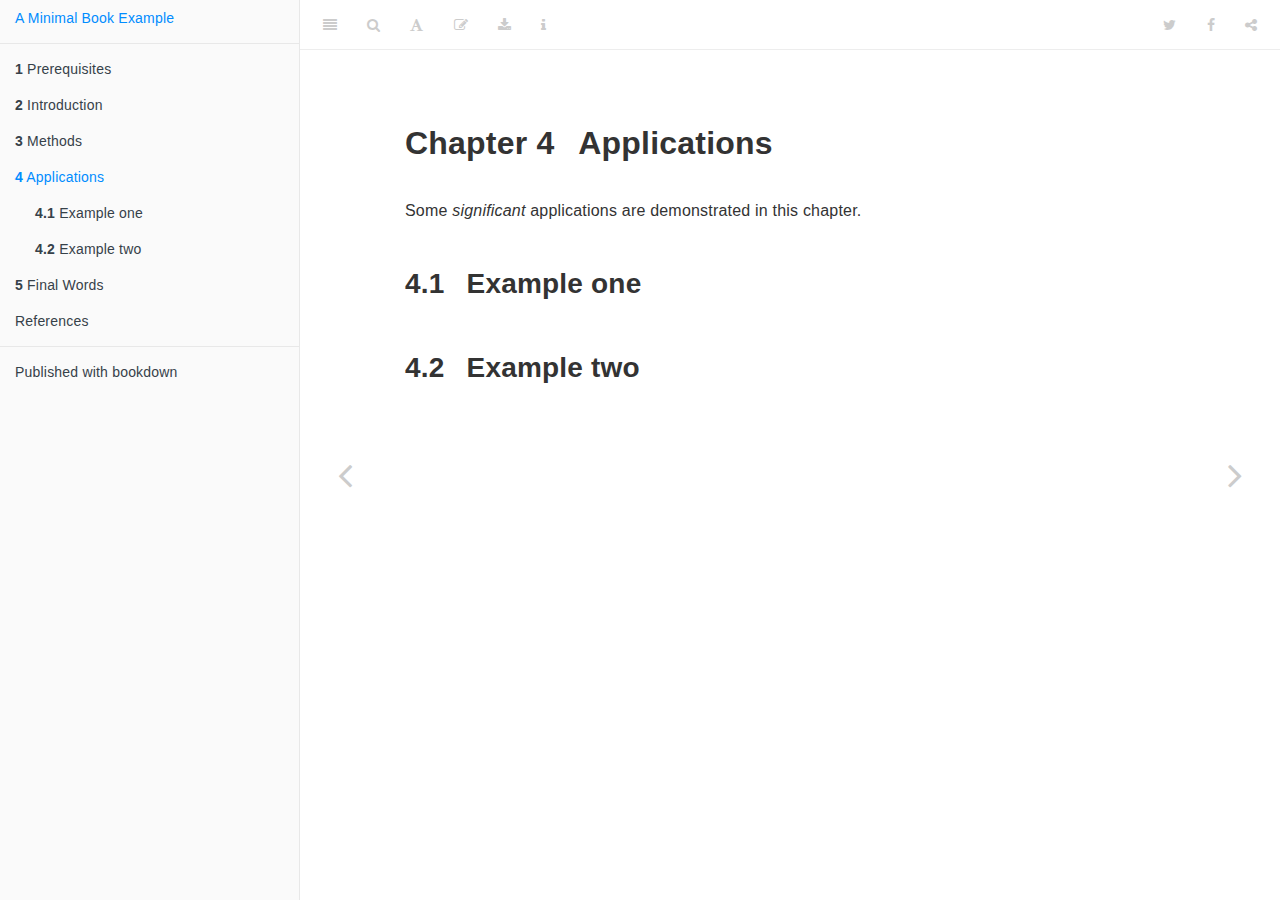
<file: applications.html>
<!DOCTYPE html>
<html lang="" xml:lang="">
<head>

  <meta charset="utf-8" />
  <meta http-equiv="X-UA-Compatible" content="IE=edge" />
  <title>Chapter 4 Applications | Digital Earth: An Introductory GIS Course</title>
  <meta name="description" content="This is a minimal example of using the bookdown package to write a book. The output format for this example is bookdown::gitbook." />
  <meta name="generator" content="bookdown 0.21 and GitBook 2.6.7" />

  <meta property="og:title" content="Chapter 4 Applications | Digital Earth: An Introductory GIS Course" />
  <meta property="og:type" content="book" />
  
  
  <meta property="og:description" content="This is a minimal example of using the bookdown package to write a book. The output format for this example is bookdown::gitbook." />
  <meta name="github-repo" content="rstudio/bookdown-demo" />

  <meta name="twitter:card" content="summary" />
  <meta name="twitter:title" content="Chapter 4 Applications | Digital Earth: An Introductory GIS Course" />
  
  <meta name="twitter:description" content="This is a minimal example of using the bookdown package to write a book. The output format for this example is bookdown::gitbook." />
  

<meta name="author" content="Steve Cline" />


<meta name="date" content="2020-10-25" />

  <meta name="viewport" content="width=device-width, initial-scale=1" />
  <meta name="apple-mobile-web-app-capable" content="yes" />
  <meta name="apple-mobile-web-app-status-bar-style" content="black" />
  
  
<link rel="prev" href="methods.html"/>
<link rel="next" href="final-words.html"/>
<script src="libs/jquery-2.2.3/jquery.min.js"></script>
<link href="libs/gitbook-2.6.7/css/style.css" rel="stylesheet" />
<link href="libs/gitbook-2.6.7/css/plugin-table.css" rel="stylesheet" />
<link href="libs/gitbook-2.6.7/css/plugin-bookdown.css" rel="stylesheet" />
<link href="libs/gitbook-2.6.7/css/plugin-highlight.css" rel="stylesheet" />
<link href="libs/gitbook-2.6.7/css/plugin-search.css" rel="stylesheet" />
<link href="libs/gitbook-2.6.7/css/plugin-fontsettings.css" rel="stylesheet" />
<link href="libs/gitbook-2.6.7/css/plugin-clipboard.css" rel="stylesheet" />









<script src="libs/accessible-code-block-0.0.1/empty-anchor.js"></script>
<link href="libs/anchor-sections-1.0/anchor-sections.css" rel="stylesheet" />
<script src="libs/anchor-sections-1.0/anchor-sections.js"></script>


<style type="text/css">
code.sourceCode > span { display: inline-block; line-height: 1.25; }
code.sourceCode > span { color: inherit; text-decoration: inherit; }
code.sourceCode > span:empty { height: 1.2em; }
.sourceCode { overflow: visible; }
code.sourceCode { white-space: pre; position: relative; }
pre.sourceCode { margin: 0; }
@media screen {
div.sourceCode { overflow: auto; }
}
@media print {
code.sourceCode { white-space: pre-wrap; }
code.sourceCode > span { text-indent: -5em; padding-left: 5em; }
}
pre.numberSource code
  { counter-reset: source-line 0; }
pre.numberSource code > span
  { position: relative; left: -4em; counter-increment: source-line; }
pre.numberSource code > span > a:first-child::before
  { content: counter(source-line);
    position: relative; left: -1em; text-align: right; vertical-align: baseline;
    border: none; display: inline-block;
    -webkit-touch-callout: none; -webkit-user-select: none;
    -khtml-user-select: none; -moz-user-select: none;
    -ms-user-select: none; user-select: none;
    padding: 0 4px; width: 4em;
    color: #aaaaaa;
  }
pre.numberSource { margin-left: 3em; border-left: 1px solid #aaaaaa;  padding-left: 4px; }
div.sourceCode
  {   }
@media screen {
code.sourceCode > span > a:first-child::before { text-decoration: underline; }
}
code span.al { color: #ff0000; font-weight: bold; } /* Alert */
code span.an { color: #60a0b0; font-weight: bold; font-style: italic; } /* Annotation */
code span.at { color: #7d9029; } /* Attribute */
code span.bn { color: #40a070; } /* BaseN */
code span.bu { } /* BuiltIn */
code span.cf { color: #007020; font-weight: bold; } /* ControlFlow */
code span.ch { color: #4070a0; } /* Char */
code span.cn { color: #880000; } /* Constant */
code span.co { color: #60a0b0; font-style: italic; } /* Comment */
code span.cv { color: #60a0b0; font-weight: bold; font-style: italic; } /* CommentVar */
code span.do { color: #ba2121; font-style: italic; } /* Documentation */
code span.dt { color: #902000; } /* DataType */
code span.dv { color: #40a070; } /* DecVal */
code span.er { color: #ff0000; font-weight: bold; } /* Error */
code span.ex { } /* Extension */
code span.fl { color: #40a070; } /* Float */
code span.fu { color: #06287e; } /* Function */
code span.im { } /* Import */
code span.in { color: #60a0b0; font-weight: bold; font-style: italic; } /* Information */
code span.kw { color: #007020; font-weight: bold; } /* Keyword */
code span.op { color: #666666; } /* Operator */
code span.ot { color: #007020; } /* Other */
code span.pp { color: #bc7a00; } /* Preprocessor */
code span.sc { color: #4070a0; } /* SpecialChar */
code span.ss { color: #bb6688; } /* SpecialString */
code span.st { color: #4070a0; } /* String */
code span.va { color: #19177c; } /* Variable */
code span.vs { color: #4070a0; } /* VerbatimString */
code span.wa { color: #60a0b0; font-weight: bold; font-style: italic; } /* Warning */
</style>

<link rel="stylesheet" href="style.css" type="text/css" />
</head>

<body>



  <div class="book without-animation with-summary font-size-2 font-family-1" data-basepath=".">

    <div class="book-summary">
      <nav role="navigation">

<ul class="summary">
<li><a href="./">A Minimal Book Example</a></li>

<li class="divider"></li>
<li class="chapter" data-level="1" data-path="index.html"><a href="index.html"><i class="fa fa-check"></i><b>1</b> Prerequisites</a></li>
<li class="chapter" data-level="2" data-path="intro.html"><a href="intro.html"><i class="fa fa-check"></i><b>2</b> Introduction</a></li>
<li class="chapter" data-level="3" data-path="methods.html"><a href="methods.html"><i class="fa fa-check"></i><b>3</b> Methods</a></li>
<li class="chapter" data-level="4" data-path="applications.html"><a href="applications.html"><i class="fa fa-check"></i><b>4</b> Applications</a><ul>
<li class="chapter" data-level="4.1" data-path="applications.html"><a href="applications.html#example-one"><i class="fa fa-check"></i><b>4.1</b> Example one</a></li>
<li class="chapter" data-level="4.2" data-path="applications.html"><a href="applications.html#example-two"><i class="fa fa-check"></i><b>4.2</b> Example two</a></li>
</ul></li>
<li class="chapter" data-level="5" data-path="final-words.html"><a href="final-words.html"><i class="fa fa-check"></i><b>5</b> Final Words</a></li>
<li class="chapter" data-level="" data-path="references.html"><a href="references.html"><i class="fa fa-check"></i>References</a></li>
<li class="divider"></li>
<li><a href="https://github.com/rstudio/bookdown" target="blank">Published with bookdown</a></li>

</ul>

      </nav>
    </div>

    <div class="book-body">
      <div class="body-inner">
        <div class="book-header" role="navigation">
          <h1>
            <i class="fa fa-circle-o-notch fa-spin"></i><a href="./">Digital Earth: An Introductory GIS Course</a>
          </h1>
        </div>

        <div class="page-wrapper" tabindex="-1" role="main">
          <div class="page-inner">

            <section class="normal" id="section-">
<div id="applications" class="section level1">
<h1><span class="header-section-number">Chapter 4</span> Applications</h1>
<p>Some <em>significant</em> applications are demonstrated in this chapter.</p>
<div id="example-one" class="section level2">
<h2><span class="header-section-number">4.1</span> Example one</h2>
</div>
<div id="example-two" class="section level2">
<h2><span class="header-section-number">4.2</span> Example two</h2>

</div>
</div>
            </section>

          </div>
        </div>
      </div>
<a href="methods.html" class="navigation navigation-prev " aria-label="Previous page"><i class="fa fa-angle-left"></i></a>
<a href="final-words.html" class="navigation navigation-next " aria-label="Next page"><i class="fa fa-angle-right"></i></a>
    </div>
  </div>
<script src="libs/gitbook-2.6.7/js/app.min.js"></script>
<script src="libs/gitbook-2.6.7/js/lunr.js"></script>
<script src="libs/gitbook-2.6.7/js/clipboard.min.js"></script>
<script src="libs/gitbook-2.6.7/js/plugin-search.js"></script>
<script src="libs/gitbook-2.6.7/js/plugin-sharing.js"></script>
<script src="libs/gitbook-2.6.7/js/plugin-fontsettings.js"></script>
<script src="libs/gitbook-2.6.7/js/plugin-bookdown.js"></script>
<script src="libs/gitbook-2.6.7/js/jquery.highlight.js"></script>
<script src="libs/gitbook-2.6.7/js/plugin-clipboard.js"></script>
<script>
gitbook.require(["gitbook"], function(gitbook) {
gitbook.start({
"sharing": {
"github": false,
"facebook": true,
"twitter": true,
"linkedin": false,
"weibo": false,
"instapaper": false,
"vk": false,
"all": ["facebook", "twitter", "linkedin", "weibo", "instapaper"]
},
"fontsettings": {
"theme": "white",
"family": "sans",
"size": 2
},
"edit": {
"link": "https://github.com/rstudio/bookdown-demo/edit/master/04-application.Rmd",
"text": "Edit"
},
"history": {
"link": null,
"text": null
},
"view": {
"link": null,
"text": null
},
"download": ["bookdown-demo.pdf", "bookdown-demo.epub"],
"toc": {
"collapse": "subsection"
}
});
});
</script>

</body>

</html>
</file>
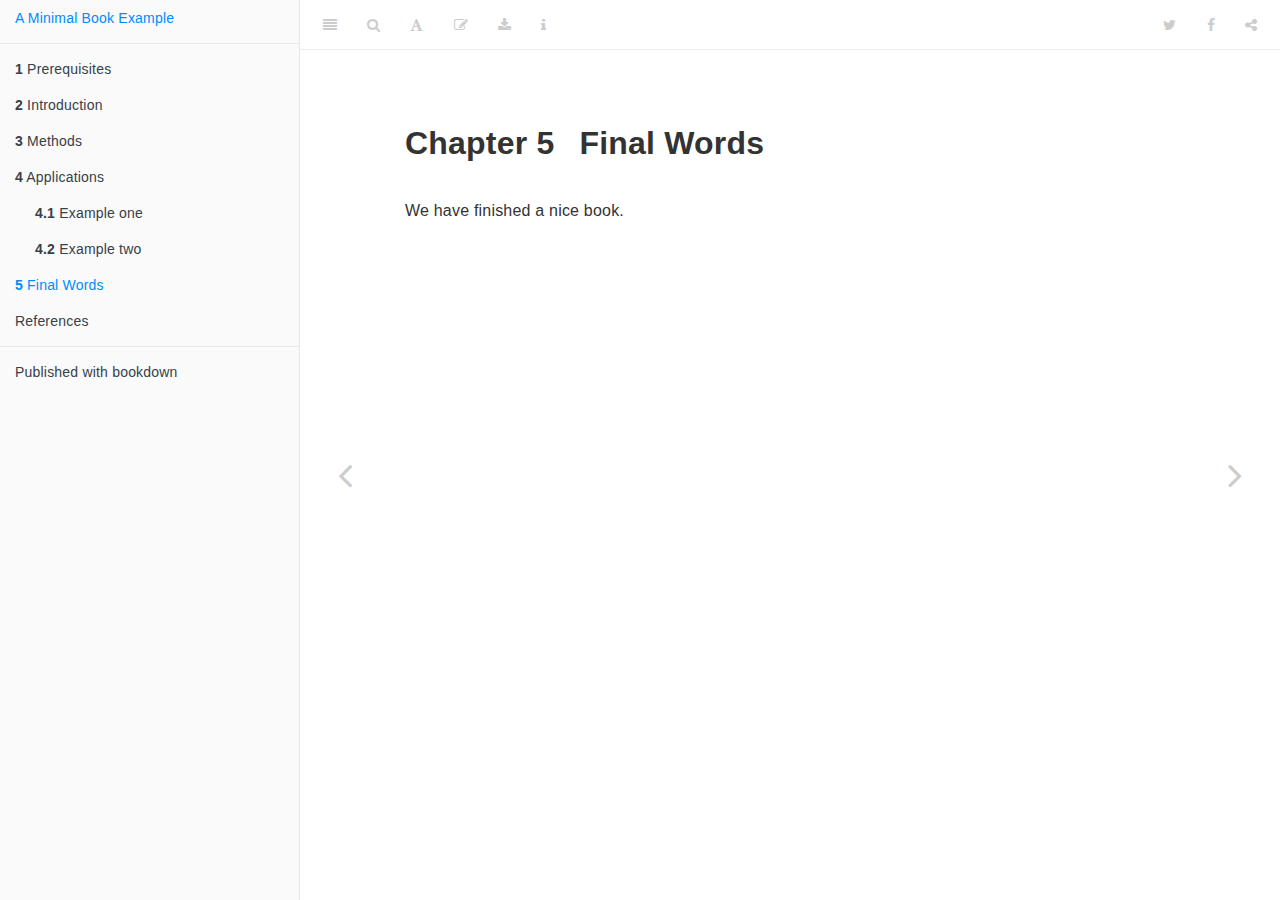
<file: final-words.html>
<!DOCTYPE html>
<html lang="" xml:lang="">
<head>

  <meta charset="utf-8" />
  <meta http-equiv="X-UA-Compatible" content="IE=edge" />
  <title>Chapter 5 Final Words | Digital Earth: An Introductory GIS Course</title>
  <meta name="description" content="This is a minimal example of using the bookdown package to write a book. The output format for this example is bookdown::gitbook." />
  <meta name="generator" content="bookdown 0.21 and GitBook 2.6.7" />

  <meta property="og:title" content="Chapter 5 Final Words | Digital Earth: An Introductory GIS Course" />
  <meta property="og:type" content="book" />
  
  
  <meta property="og:description" content="This is a minimal example of using the bookdown package to write a book. The output format for this example is bookdown::gitbook." />
  <meta name="github-repo" content="rstudio/bookdown-demo" />

  <meta name="twitter:card" content="summary" />
  <meta name="twitter:title" content="Chapter 5 Final Words | Digital Earth: An Introductory GIS Course" />
  
  <meta name="twitter:description" content="This is a minimal example of using the bookdown package to write a book. The output format for this example is bookdown::gitbook." />
  

<meta name="author" content="Steve Cline" />


<meta name="date" content="2020-10-25" />

  <meta name="viewport" content="width=device-width, initial-scale=1" />
  <meta name="apple-mobile-web-app-capable" content="yes" />
  <meta name="apple-mobile-web-app-status-bar-style" content="black" />
  
  
<link rel="prev" href="applications.html"/>
<link rel="next" href="references.html"/>
<script src="libs/jquery-2.2.3/jquery.min.js"></script>
<link href="libs/gitbook-2.6.7/css/style.css" rel="stylesheet" />
<link href="libs/gitbook-2.6.7/css/plugin-table.css" rel="stylesheet" />
<link href="libs/gitbook-2.6.7/css/plugin-bookdown.css" rel="stylesheet" />
<link href="libs/gitbook-2.6.7/css/plugin-highlight.css" rel="stylesheet" />
<link href="libs/gitbook-2.6.7/css/plugin-search.css" rel="stylesheet" />
<link href="libs/gitbook-2.6.7/css/plugin-fontsettings.css" rel="stylesheet" />
<link href="libs/gitbook-2.6.7/css/plugin-clipboard.css" rel="stylesheet" />









<script src="libs/accessible-code-block-0.0.1/empty-anchor.js"></script>
<link href="libs/anchor-sections-1.0/anchor-sections.css" rel="stylesheet" />
<script src="libs/anchor-sections-1.0/anchor-sections.js"></script>


<style type="text/css">
code.sourceCode > span { display: inline-block; line-height: 1.25; }
code.sourceCode > span { color: inherit; text-decoration: inherit; }
code.sourceCode > span:empty { height: 1.2em; }
.sourceCode { overflow: visible; }
code.sourceCode { white-space: pre; position: relative; }
pre.sourceCode { margin: 0; }
@media screen {
div.sourceCode { overflow: auto; }
}
@media print {
code.sourceCode { white-space: pre-wrap; }
code.sourceCode > span { text-indent: -5em; padding-left: 5em; }
}
pre.numberSource code
  { counter-reset: source-line 0; }
pre.numberSource code > span
  { position: relative; left: -4em; counter-increment: source-line; }
pre.numberSource code > span > a:first-child::before
  { content: counter(source-line);
    position: relative; left: -1em; text-align: right; vertical-align: baseline;
    border: none; display: inline-block;
    -webkit-touch-callout: none; -webkit-user-select: none;
    -khtml-user-select: none; -moz-user-select: none;
    -ms-user-select: none; user-select: none;
    padding: 0 4px; width: 4em;
    color: #aaaaaa;
  }
pre.numberSource { margin-left: 3em; border-left: 1px solid #aaaaaa;  padding-left: 4px; }
div.sourceCode
  {   }
@media screen {
code.sourceCode > span > a:first-child::before { text-decoration: underline; }
}
code span.al { color: #ff0000; font-weight: bold; } /* Alert */
code span.an { color: #60a0b0; font-weight: bold; font-style: italic; } /* Annotation */
code span.at { color: #7d9029; } /* Attribute */
code span.bn { color: #40a070; } /* BaseN */
code span.bu { } /* BuiltIn */
code span.cf { color: #007020; font-weight: bold; } /* ControlFlow */
code span.ch { color: #4070a0; } /* Char */
code span.cn { color: #880000; } /* Constant */
code span.co { color: #60a0b0; font-style: italic; } /* Comment */
code span.cv { color: #60a0b0; font-weight: bold; font-style: italic; } /* CommentVar */
code span.do { color: #ba2121; font-style: italic; } /* Documentation */
code span.dt { color: #902000; } /* DataType */
code span.dv { color: #40a070; } /* DecVal */
code span.er { color: #ff0000; font-weight: bold; } /* Error */
code span.ex { } /* Extension */
code span.fl { color: #40a070; } /* Float */
code span.fu { color: #06287e; } /* Function */
code span.im { } /* Import */
code span.in { color: #60a0b0; font-weight: bold; font-style: italic; } /* Information */
code span.kw { color: #007020; font-weight: bold; } /* Keyword */
code span.op { color: #666666; } /* Operator */
code span.ot { color: #007020; } /* Other */
code span.pp { color: #bc7a00; } /* Preprocessor */
code span.sc { color: #4070a0; } /* SpecialChar */
code span.ss { color: #bb6688; } /* SpecialString */
code span.st { color: #4070a0; } /* String */
code span.va { color: #19177c; } /* Variable */
code span.vs { color: #4070a0; } /* VerbatimString */
code span.wa { color: #60a0b0; font-weight: bold; font-style: italic; } /* Warning */
</style>

<link rel="stylesheet" href="style.css" type="text/css" />
</head>

<body>



  <div class="book without-animation with-summary font-size-2 font-family-1" data-basepath=".">

    <div class="book-summary">
      <nav role="navigation">

<ul class="summary">
<li><a href="./">A Minimal Book Example</a></li>

<li class="divider"></li>
<li class="chapter" data-level="1" data-path="index.html"><a href="index.html"><i class="fa fa-check"></i><b>1</b> Prerequisites</a></li>
<li class="chapter" data-level="2" data-path="intro.html"><a href="intro.html"><i class="fa fa-check"></i><b>2</b> Introduction</a></li>
<li class="chapter" data-level="3" data-path="methods.html"><a href="methods.html"><i class="fa fa-check"></i><b>3</b> Methods</a></li>
<li class="chapter" data-level="4" data-path="applications.html"><a href="applications.html"><i class="fa fa-check"></i><b>4</b> Applications</a><ul>
<li class="chapter" data-level="4.1" data-path="applications.html"><a href="applications.html#example-one"><i class="fa fa-check"></i><b>4.1</b> Example one</a></li>
<li class="chapter" data-level="4.2" data-path="applications.html"><a href="applications.html#example-two"><i class="fa fa-check"></i><b>4.2</b> Example two</a></li>
</ul></li>
<li class="chapter" data-level="5" data-path="final-words.html"><a href="final-words.html"><i class="fa fa-check"></i><b>5</b> Final Words</a></li>
<li class="chapter" data-level="" data-path="references.html"><a href="references.html"><i class="fa fa-check"></i>References</a></li>
<li class="divider"></li>
<li><a href="https://github.com/rstudio/bookdown" target="blank">Published with bookdown</a></li>

</ul>

      </nav>
    </div>

    <div class="book-body">
      <div class="body-inner">
        <div class="book-header" role="navigation">
          <h1>
            <i class="fa fa-circle-o-notch fa-spin"></i><a href="./">Digital Earth: An Introductory GIS Course</a>
          </h1>
        </div>

        <div class="page-wrapper" tabindex="-1" role="main">
          <div class="page-inner">

            <section class="normal" id="section-">
<div id="final-words" class="section level1">
<h1><span class="header-section-number">Chapter 5</span> Final Words</h1>
<p>We have finished a nice book.</p>

</div>
            </section>

          </div>
        </div>
      </div>
<a href="applications.html" class="navigation navigation-prev " aria-label="Previous page"><i class="fa fa-angle-left"></i></a>
<a href="references.html" class="navigation navigation-next " aria-label="Next page"><i class="fa fa-angle-right"></i></a>
    </div>
  </div>
<script src="libs/gitbook-2.6.7/js/app.min.js"></script>
<script src="libs/gitbook-2.6.7/js/lunr.js"></script>
<script src="libs/gitbook-2.6.7/js/clipboard.min.js"></script>
<script src="libs/gitbook-2.6.7/js/plugin-search.js"></script>
<script src="libs/gitbook-2.6.7/js/plugin-sharing.js"></script>
<script src="libs/gitbook-2.6.7/js/plugin-fontsettings.js"></script>
<script src="libs/gitbook-2.6.7/js/plugin-bookdown.js"></script>
<script src="libs/gitbook-2.6.7/js/jquery.highlight.js"></script>
<script src="libs/gitbook-2.6.7/js/plugin-clipboard.js"></script>
<script>
gitbook.require(["gitbook"], function(gitbook) {
gitbook.start({
"sharing": {
"github": false,
"facebook": true,
"twitter": true,
"linkedin": false,
"weibo": false,
"instapaper": false,
"vk": false,
"all": ["facebook", "twitter", "linkedin", "weibo", "instapaper"]
},
"fontsettings": {
"theme": "white",
"family": "sans",
"size": 2
},
"edit": {
"link": "https://github.com/rstudio/bookdown-demo/edit/master/05-summary.Rmd",
"text": "Edit"
},
"history": {
"link": null,
"text": null
},
"view": {
"link": null,
"text": null
},
"download": ["bookdown-demo.pdf", "bookdown-demo.epub"],
"toc": {
"collapse": "subsection"
}
});
});
</script>

</body>

</html>
</file>
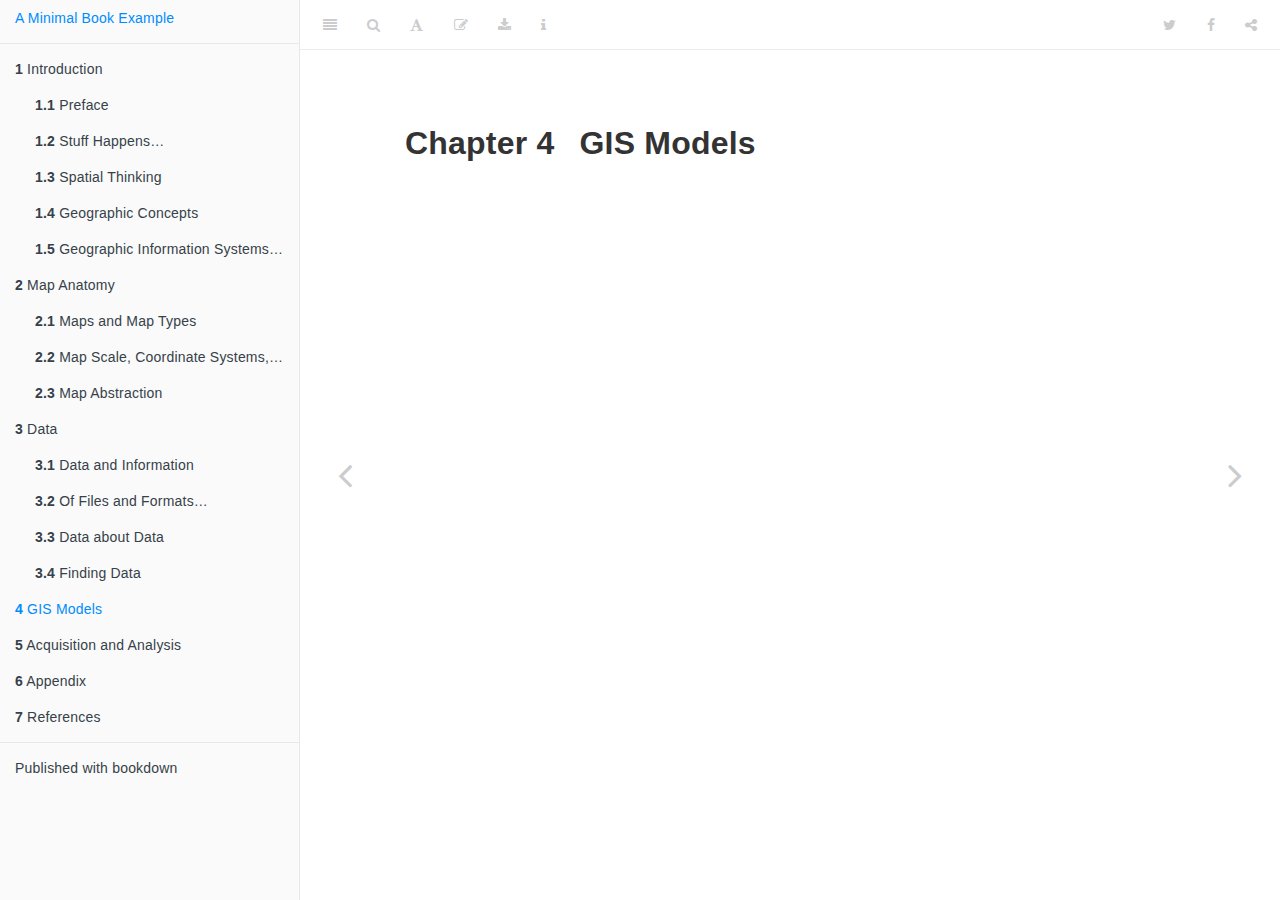
<file: gis-models.html>
<!DOCTYPE html>
<html lang="" xml:lang="">
<head>

  <meta charset="utf-8" />
  <meta http-equiv="X-UA-Compatible" content="IE=edge" />
  <title>Chapter 4 GIS Models | Digital Earth: An Introductory GIS Course</title>
  <meta name="description" content="This course is intended as a brief introduction to Geographic Information Science." />
  <meta name="generator" content="bookdown 0.21 and GitBook 2.6.7" />

  <meta property="og:title" content="Chapter 4 GIS Models | Digital Earth: An Introductory GIS Course" />
  <meta property="og:type" content="book" />
  
  
  <meta property="og:description" content="This course is intended as a brief introduction to Geographic Information Science." />
  <meta name="github-repo" content="rstudio/bookdown-demo" />

  <meta name="twitter:card" content="summary" />
  <meta name="twitter:title" content="Chapter 4 GIS Models | Digital Earth: An Introductory GIS Course" />
  
  <meta name="twitter:description" content="This course is intended as a brief introduction to Geographic Information Science." />
  

<meta name="author" content="Steve Cline" />


<meta name="date" content="2020-10-26" />

  <meta name="viewport" content="width=device-width, initial-scale=1" />
  <meta name="apple-mobile-web-app-capable" content="yes" />
  <meta name="apple-mobile-web-app-status-bar-style" content="black" />
  
  
<link rel="prev" href="data.html"/>
<link rel="next" href="acquisition-and-analysis.html"/>
<script src="libs/jquery-2.2.3/jquery.min.js"></script>
<link href="libs/gitbook-2.6.7/css/style.css" rel="stylesheet" />
<link href="libs/gitbook-2.6.7/css/plugin-table.css" rel="stylesheet" />
<link href="libs/gitbook-2.6.7/css/plugin-bookdown.css" rel="stylesheet" />
<link href="libs/gitbook-2.6.7/css/plugin-highlight.css" rel="stylesheet" />
<link href="libs/gitbook-2.6.7/css/plugin-search.css" rel="stylesheet" />
<link href="libs/gitbook-2.6.7/css/plugin-fontsettings.css" rel="stylesheet" />
<link href="libs/gitbook-2.6.7/css/plugin-clipboard.css" rel="stylesheet" />









<script src="libs/accessible-code-block-0.0.1/empty-anchor.js"></script>
<link href="libs/anchor-sections-1.0/anchor-sections.css" rel="stylesheet" />
<script src="libs/anchor-sections-1.0/anchor-sections.js"></script>



<link rel="stylesheet" href="style.css" type="text/css" />
</head>

<body>



  <div class="book without-animation with-summary font-size-2 font-family-1" data-basepath=".">

    <div class="book-summary">
      <nav role="navigation">

<ul class="summary">
<li><a href="./">A Minimal Book Example</a></li>

<li class="divider"></li>
<li class="chapter" data-level="1" data-path="index.html"><a href="index.html"><i class="fa fa-check"></i><b>1</b> Introduction</a><ul>
<li class="chapter" data-level="1.1" data-path="index.html"><a href="index.html#preface"><i class="fa fa-check"></i><b>1.1</b> Preface</a></li>
<li class="chapter" data-level="1.2" data-path="index.html"><a href="index.html#stuff-happens"><i class="fa fa-check"></i><b>1.2</b> Stuff Happens…</a></li>
<li class="chapter" data-level="1.3" data-path="index.html"><a href="index.html#spatial-thinking"><i class="fa fa-check"></i><b>1.3</b> Spatial Thinking</a><ul>
<li class="chapter" data-level="1.3.1" data-path="index.html"><a href="index.html#mental-maps"><i class="fa fa-check"></i><b>1.3.1</b> Mental Maps</a></li>
<li class="chapter" data-level="1.3.2" data-path="index.html"><a href="index.html#asking-geographic-questions"><i class="fa fa-check"></i><b>1.3.2</b> Asking Geographic Questions</a></li>
</ul></li>
<li class="chapter" data-level="1.4" data-path="index.html"><a href="index.html#geographic-concepts"><i class="fa fa-check"></i><b>1.4</b> Geographic Concepts</a><ul>
<li class="chapter" data-level="1.4.1" data-path="index.html"><a href="index.html#location"><i class="fa fa-check"></i><b>1.4.1</b> Location</a></li>
<li class="chapter" data-level="1.4.2" data-path="index.html"><a href="index.html#direction"><i class="fa fa-check"></i><b>1.4.2</b> Direction</a></li>
<li class="chapter" data-level="1.4.3" data-path="index.html"><a href="index.html#distance"><i class="fa fa-check"></i><b>1.4.3</b> Distance</a></li>
<li class="chapter" data-level="1.4.4" data-path="index.html"><a href="index.html#space"><i class="fa fa-check"></i><b>1.4.4</b> Space</a></li>
<li class="chapter" data-level="1.4.5" data-path="index.html"><a href="index.html#navigation"><i class="fa fa-check"></i><b>1.4.5</b> Navigation</a></li>
</ul></li>
<li class="chapter" data-level="1.5" data-path="index.html"><a href="index.html#geographic-information-systems-for-today-and-beyond"><i class="fa fa-check"></i><b>1.5</b> Geographic Information Systems for Today and Beyond</a><ul>
<li class="chapter" data-level="1.5.1" data-path="index.html"><a href="index.html#gis-defined"><i class="fa fa-check"></i><b>1.5.1</b> GIS Defined</a></li>
<li class="chapter" data-level="1.5.2" data-path="index.html"><a href="index.html#three-approaches-to-giss"><i class="fa fa-check"></i><b>1.5.2</b> Three Approaches to GISs</a></li>
<li class="chapter" data-level="1.5.3" data-path="index.html"><a href="index.html#gis-futures"><i class="fa fa-check"></i><b>1.5.3</b> GIS Futures</a></li>
</ul></li>
</ul></li>
<li class="chapter" data-level="2" data-path="map-anatomy.html"><a href="map-anatomy.html"><i class="fa fa-check"></i><b>2</b> Map Anatomy</a><ul>
<li class="chapter" data-level="2.1" data-path="map-anatomy.html"><a href="map-anatomy.html#maps-and-map-types"><i class="fa fa-check"></i><b>2.1</b> Maps and Map Types</a><ul>
<li class="chapter" data-level="2.1.1" data-path="map-anatomy.html"><a href="map-anatomy.html#reference-maps"><i class="fa fa-check"></i><b>2.1.1</b> Reference Maps</a></li>
<li class="chapter" data-level="2.1.2" data-path="map-anatomy.html"><a href="map-anatomy.html#thematic-maps"><i class="fa fa-check"></i><b>2.1.2</b> Thematic Maps</a></li>
<li class="chapter" data-level="2.1.3" data-path="map-anatomy.html"><a href="map-anatomy.html#dynamic-maps"><i class="fa fa-check"></i><b>2.1.3</b> Dynamic Maps</a></li>
</ul></li>
<li class="chapter" data-level="2.2" data-path="map-anatomy.html"><a href="map-anatomy.html#map-scale-coordinate-systems-and-map-projections"><i class="fa fa-check"></i><b>2.2</b> Map Scale, Coordinate Systems, and Map Projections</a><ul>
<li class="chapter" data-level="2.2.1" data-path="map-anatomy.html"><a href="map-anatomy.html#map-scale"><i class="fa fa-check"></i><b>2.2.1</b> Map Scale</a></li>
<li class="chapter" data-level="2.2.2" data-path="map-anatomy.html"><a href="map-anatomy.html#coordinate-systems"><i class="fa fa-check"></i><b>2.2.2</b> Coordinate Systems</a></li>
<li class="chapter" data-level="2.2.3" data-path="map-anatomy.html"><a href="map-anatomy.html#map-projections"><i class="fa fa-check"></i><b>2.2.3</b> Map Projections</a></li>
</ul></li>
<li class="chapter" data-level="2.3" data-path="map-anatomy.html"><a href="map-anatomy.html#map-abstraction"><i class="fa fa-check"></i><b>2.3</b> Map Abstraction</a><ul>
<li class="chapter" data-level="2.3.1" data-path="map-anatomy.html"><a href="map-anatomy.html#what-is-a-forest"><i class="fa fa-check"></i><b>2.3.1</b> What Is a Forest?</a></li>
<li class="chapter" data-level="2.3.2" data-path="map-anatomy.html"><a href="map-anatomy.html#map-content-and-generalization"><i class="fa fa-check"></i><b>2.3.2</b> Map Content and Generalization</a></li>
</ul></li>
</ul></li>
<li class="chapter" data-level="3" data-path="data.html"><a href="data.html"><i class="fa fa-check"></i><b>3</b> Data</a><ul>
<li class="chapter" data-level="3.1" data-path="data.html"><a href="data.html#data-and-information"><i class="fa fa-check"></i><b>3.1</b> Data and Information</a></li>
<li class="chapter" data-level="3.2" data-path="data.html"><a href="data.html#of-files-and-formats"><i class="fa fa-check"></i><b>3.2</b> Of Files and Formats…</a></li>
<li class="chapter" data-level="3.3" data-path="data.html"><a href="data.html#data-about-data"><i class="fa fa-check"></i><b>3.3</b> Data about Data</a></li>
<li class="chapter" data-level="3.4" data-path="data.html"><a href="data.html#finding-data"><i class="fa fa-check"></i><b>3.4</b> Finding Data</a></li>
</ul></li>
<li class="chapter" data-level="4" data-path="gis-models.html"><a href="gis-models.html"><i class="fa fa-check"></i><b>4</b> GIS Models</a></li>
<li class="chapter" data-level="5" data-path="acquisition-and-analysis.html"><a href="acquisition-and-analysis.html"><i class="fa fa-check"></i><b>5</b> Acquisition and Analysis</a></li>
<li class="chapter" data-level="6" data-path="appendix.html"><a href="appendix.html"><i class="fa fa-check"></i><b>6</b> Appendix</a></li>
<li class="chapter" data-level="7" data-path="references.html"><a href="references.html"><i class="fa fa-check"></i><b>7</b> References</a></li>
<li class="divider"></li>
<li><a href="https://github.com/rstudio/bookdown" target="blank">Published with bookdown</a></li>

</ul>

      </nav>
    </div>

    <div class="book-body">
      <div class="body-inner">
        <div class="book-header" role="navigation">
          <h1>
            <i class="fa fa-circle-o-notch fa-spin"></i><a href="./">Digital Earth: An Introductory GIS Course</a>
          </h1>
        </div>

        <div class="page-wrapper" tabindex="-1" role="main">
          <div class="page-inner">

            <section class="normal" id="section-">
<div id="gis-models" class="section level1">
<h1><span class="header-section-number">Chapter 4</span> GIS Models</h1>

</div>
            </section>

          </div>
        </div>
      </div>
<a href="data.html" class="navigation navigation-prev " aria-label="Previous page"><i class="fa fa-angle-left"></i></a>
<a href="acquisition-and-analysis.html" class="navigation navigation-next " aria-label="Next page"><i class="fa fa-angle-right"></i></a>
    </div>
  </div>
<script src="libs/gitbook-2.6.7/js/app.min.js"></script>
<script src="libs/gitbook-2.6.7/js/lunr.js"></script>
<script src="libs/gitbook-2.6.7/js/clipboard.min.js"></script>
<script src="libs/gitbook-2.6.7/js/plugin-search.js"></script>
<script src="libs/gitbook-2.6.7/js/plugin-sharing.js"></script>
<script src="libs/gitbook-2.6.7/js/plugin-fontsettings.js"></script>
<script src="libs/gitbook-2.6.7/js/plugin-bookdown.js"></script>
<script src="libs/gitbook-2.6.7/js/jquery.highlight.js"></script>
<script src="libs/gitbook-2.6.7/js/plugin-clipboard.js"></script>
<script>
gitbook.require(["gitbook"], function(gitbook) {
gitbook.start({
"sharing": {
"github": false,
"facebook": true,
"twitter": true,
"linkedin": false,
"weibo": false,
"instapaper": false,
"vk": false,
"all": ["facebook", "twitter", "linkedin", "weibo", "instapaper"]
},
"fontsettings": {
"theme": "white",
"family": "sans",
"size": 2
},
"edit": {
"link": "https://github.com/rstudio/bookdown-demo/edit/master/03-models.Rmd",
"text": "Edit"
},
"history": {
"link": null,
"text": null
},
"view": {
"link": null,
"text": null
},
"download": ["bookdown-demo.pdf", "bookdown-demo.epub"],
"toc": {
"collapse": "subsection"
}
});
});
</script>

</body>

</html>
</file>
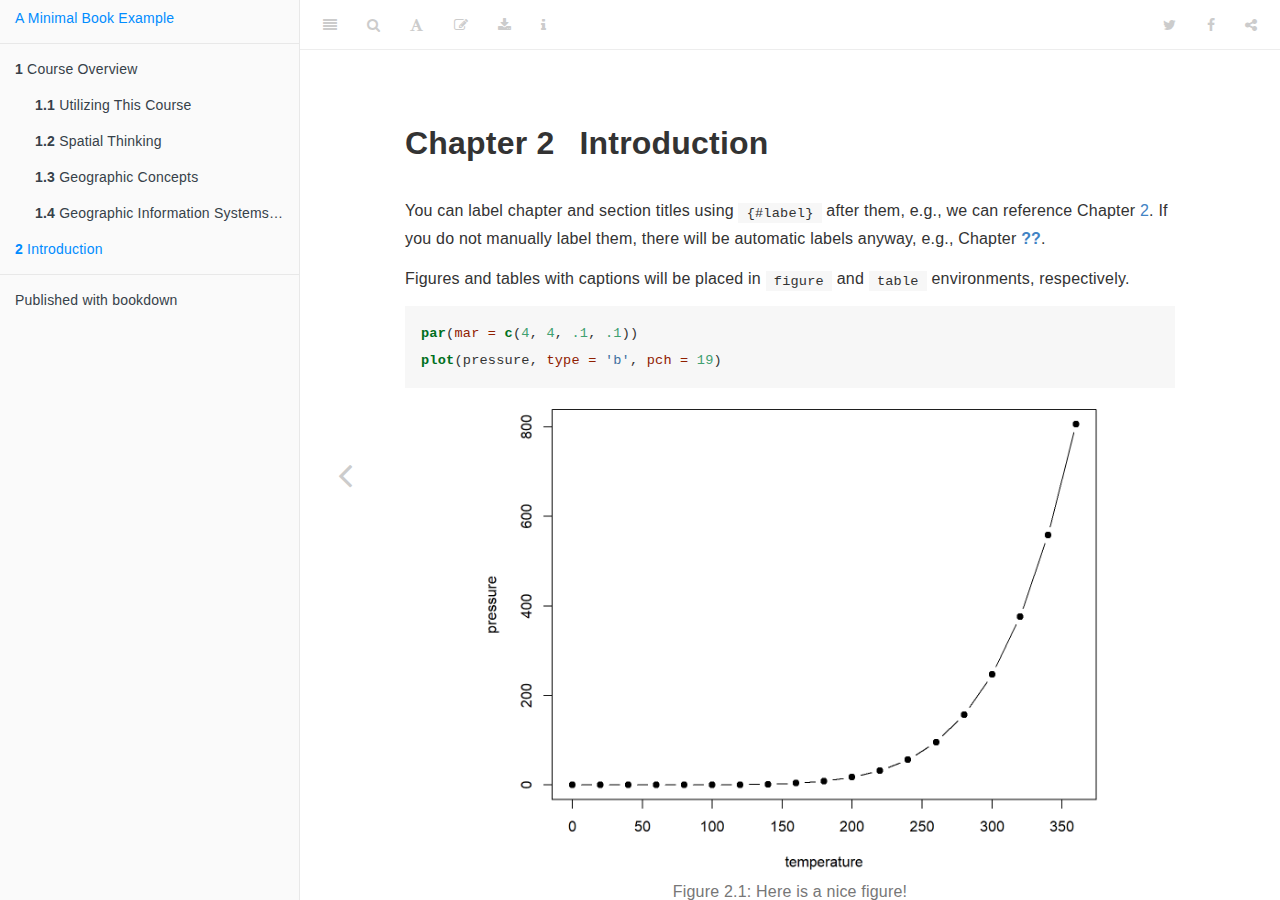
<file: intro.html>
<!DOCTYPE html>
<html lang="" xml:lang="">
<head>

  <meta charset="utf-8" />
  <meta http-equiv="X-UA-Compatible" content="IE=edge" />
  <title>Chapter 2 Introduction | Digital Earth: An Introductory GIS Course</title>
  <meta name="description" content="This course is intended as a brief introduction to Geographic Information Science." />
  <meta name="generator" content="bookdown 0.21 and GitBook 2.6.7" />

  <meta property="og:title" content="Chapter 2 Introduction | Digital Earth: An Introductory GIS Course" />
  <meta property="og:type" content="book" />
  
  
  <meta property="og:description" content="This course is intended as a brief introduction to Geographic Information Science." />
  <meta name="github-repo" content="rstudio/bookdown-demo" />

  <meta name="twitter:card" content="summary" />
  <meta name="twitter:title" content="Chapter 2 Introduction | Digital Earth: An Introductory GIS Course" />
  
  <meta name="twitter:description" content="This course is intended as a brief introduction to Geographic Information Science." />
  

<meta name="author" content="Steve Cline" />


<meta name="date" content="2020-10-25" />

  <meta name="viewport" content="width=device-width, initial-scale=1" />
  <meta name="apple-mobile-web-app-capable" content="yes" />
  <meta name="apple-mobile-web-app-status-bar-style" content="black" />
  
  
<link rel="prev" href="index.html"/>

<script src="libs/jquery-2.2.3/jquery.min.js"></script>
<link href="libs/gitbook-2.6.7/css/style.css" rel="stylesheet" />
<link href="libs/gitbook-2.6.7/css/plugin-table.css" rel="stylesheet" />
<link href="libs/gitbook-2.6.7/css/plugin-bookdown.css" rel="stylesheet" />
<link href="libs/gitbook-2.6.7/css/plugin-highlight.css" rel="stylesheet" />
<link href="libs/gitbook-2.6.7/css/plugin-search.css" rel="stylesheet" />
<link href="libs/gitbook-2.6.7/css/plugin-fontsettings.css" rel="stylesheet" />
<link href="libs/gitbook-2.6.7/css/plugin-clipboard.css" rel="stylesheet" />









<script src="libs/accessible-code-block-0.0.1/empty-anchor.js"></script>
<link href="libs/anchor-sections-1.0/anchor-sections.css" rel="stylesheet" />
<script src="libs/anchor-sections-1.0/anchor-sections.js"></script>


<style type="text/css">
code.sourceCode > span { display: inline-block; line-height: 1.25; }
code.sourceCode > span { color: inherit; text-decoration: inherit; }
code.sourceCode > span:empty { height: 1.2em; }
.sourceCode { overflow: visible; }
code.sourceCode { white-space: pre; position: relative; }
pre.sourceCode { margin: 0; }
@media screen {
div.sourceCode { overflow: auto; }
}
@media print {
code.sourceCode { white-space: pre-wrap; }
code.sourceCode > span { text-indent: -5em; padding-left: 5em; }
}
pre.numberSource code
  { counter-reset: source-line 0; }
pre.numberSource code > span
  { position: relative; left: -4em; counter-increment: source-line; }
pre.numberSource code > span > a:first-child::before
  { content: counter(source-line);
    position: relative; left: -1em; text-align: right; vertical-align: baseline;
    border: none; display: inline-block;
    -webkit-touch-callout: none; -webkit-user-select: none;
    -khtml-user-select: none; -moz-user-select: none;
    -ms-user-select: none; user-select: none;
    padding: 0 4px; width: 4em;
    color: #aaaaaa;
  }
pre.numberSource { margin-left: 3em; border-left: 1px solid #aaaaaa;  padding-left: 4px; }
div.sourceCode
  {   }
@media screen {
code.sourceCode > span > a:first-child::before { text-decoration: underline; }
}
code span.al { color: #ff0000; font-weight: bold; } /* Alert */
code span.an { color: #60a0b0; font-weight: bold; font-style: italic; } /* Annotation */
code span.at { color: #7d9029; } /* Attribute */
code span.bn { color: #40a070; } /* BaseN */
code span.bu { } /* BuiltIn */
code span.cf { color: #007020; font-weight: bold; } /* ControlFlow */
code span.ch { color: #4070a0; } /* Char */
code span.cn { color: #880000; } /* Constant */
code span.co { color: #60a0b0; font-style: italic; } /* Comment */
code span.cv { color: #60a0b0; font-weight: bold; font-style: italic; } /* CommentVar */
code span.do { color: #ba2121; font-style: italic; } /* Documentation */
code span.dt { color: #902000; } /* DataType */
code span.dv { color: #40a070; } /* DecVal */
code span.er { color: #ff0000; font-weight: bold; } /* Error */
code span.ex { } /* Extension */
code span.fl { color: #40a070; } /* Float */
code span.fu { color: #06287e; } /* Function */
code span.im { } /* Import */
code span.in { color: #60a0b0; font-weight: bold; font-style: italic; } /* Information */
code span.kw { color: #007020; font-weight: bold; } /* Keyword */
code span.op { color: #666666; } /* Operator */
code span.ot { color: #007020; } /* Other */
code span.pp { color: #bc7a00; } /* Preprocessor */
code span.sc { color: #4070a0; } /* SpecialChar */
code span.ss { color: #bb6688; } /* SpecialString */
code span.st { color: #4070a0; } /* String */
code span.va { color: #19177c; } /* Variable */
code span.vs { color: #4070a0; } /* VerbatimString */
code span.wa { color: #60a0b0; font-weight: bold; font-style: italic; } /* Warning */
</style>

<link rel="stylesheet" href="style.css" type="text/css" />
</head>

<body>



  <div class="book without-animation with-summary font-size-2 font-family-1" data-basepath=".">

    <div class="book-summary">
      <nav role="navigation">

<ul class="summary">
<li><a href="./">A Minimal Book Example</a></li>

<li class="divider"></li>
<li class="chapter" data-level="1" data-path="index.html"><a href="index.html"><i class="fa fa-check"></i><b>1</b> Course Overview</a><ul>
<li class="chapter" data-level="1.1" data-path="index.html"><a href="index.html#utilizing-this-course"><i class="fa fa-check"></i><b>1.1</b> Utilizing This Course</a></li>
<li class="chapter" data-level="1.2" data-path="index.html"><a href="index.html#spatial-thinking"><i class="fa fa-check"></i><b>1.2</b> Spatial Thinking</a><ul>
<li class="chapter" data-level="1.2.1" data-path="index.html"><a href="index.html#mental-maps"><i class="fa fa-check"></i><b>1.2.1</b> Mental Maps</a></li>
<li class="chapter" data-level="1.2.2" data-path="index.html"><a href="index.html#asking-geographic-questions"><i class="fa fa-check"></i><b>1.2.2</b> Asking Geographic Questions</a></li>
</ul></li>
<li class="chapter" data-level="1.3" data-path="index.html"><a href="index.html#geographic-concepts"><i class="fa fa-check"></i><b>1.3</b> Geographic Concepts</a><ul>
<li class="chapter" data-level="1.3.1" data-path="index.html"><a href="index.html#location"><i class="fa fa-check"></i><b>1.3.1</b> Location</a></li>
<li class="chapter" data-level="1.3.2" data-path="index.html"><a href="index.html#direction"><i class="fa fa-check"></i><b>1.3.2</b> Direction</a></li>
<li class="chapter" data-level="1.3.3" data-path="index.html"><a href="index.html#distance"><i class="fa fa-check"></i><b>1.3.3</b> Distance</a></li>
<li class="chapter" data-level="1.3.4" data-path="index.html"><a href="index.html#space"><i class="fa fa-check"></i><b>1.3.4</b> Space</a></li>
<li class="chapter" data-level="1.3.5" data-path="index.html"><a href="index.html#navigation"><i class="fa fa-check"></i><b>1.3.5</b> Navigation</a></li>
</ul></li>
<li class="chapter" data-level="1.4" data-path="index.html"><a href="index.html#geographic-information-systems-for-today-and-beyond"><i class="fa fa-check"></i><b>1.4</b> Geographic Information Systems for Today and Beyond</a><ul>
<li class="chapter" data-level="1.4.1" data-path="index.html"><a href="index.html#gis-defined"><i class="fa fa-check"></i><b>1.4.1</b> GIS Defined</a></li>
<li class="chapter" data-level="1.4.2" data-path="index.html"><a href="index.html#three-approaches-to-giss"><i class="fa fa-check"></i><b>1.4.2</b> Three Approaches to GISs</a></li>
<li class="chapter" data-level="1.4.3" data-path="index.html"><a href="index.html#gis-futures"><i class="fa fa-check"></i><b>1.4.3</b> GIS Futures</a></li>
</ul></li>
</ul></li>
<li class="chapter" data-level="2" data-path="intro.html"><a href="intro.html"><i class="fa fa-check"></i><b>2</b> Introduction</a></li>
<li class="divider"></li>
<li><a href="https://github.com/rstudio/bookdown" target="blank">Published with bookdown</a></li>

</ul>

      </nav>
    </div>

    <div class="book-body">
      <div class="body-inner">
        <div class="book-header" role="navigation">
          <h1>
            <i class="fa fa-circle-o-notch fa-spin"></i><a href="./">Digital Earth: An Introductory GIS Course</a>
          </h1>
        </div>

        <div class="page-wrapper" tabindex="-1" role="main">
          <div class="page-inner">

            <section class="normal" id="section-">
<div id="intro" class="section level1">
<h1><span class="header-section-number">Chapter 2</span> Introduction</h1>
<p>You can label chapter and section titles using <code>{#label}</code> after them, e.g., we can reference Chapter <a href="intro.html#intro">2</a>. If you do not manually label them, there will be automatic labels anyway, e.g., Chapter <a href="#methods"><strong>??</strong></a>.</p>
<p>Figures and tables with captions will be placed in <code>figure</code> and <code>table</code> environments, respectively.</p>
<div class="sourceCode" id="cb1"><pre class="sourceCode r"><code class="sourceCode r"><span id="cb1-1"><a href="intro.html#cb1-1"></a><span class="kw">par</span>(<span class="dt">mar =</span> <span class="kw">c</span>(<span class="dv">4</span>, <span class="dv">4</span>, <span class="fl">.1</span>, <span class="fl">.1</span>))</span>
<span id="cb1-2"><a href="intro.html#cb1-2"></a><span class="kw">plot</span>(pressure, <span class="dt">type =</span> <span class="st">&#39;b&#39;</span>, <span class="dt">pch =</span> <span class="dv">19</span>)</span></code></pre></div>
<div class="figure" style="text-align: center"><span id="fig:nice-fig"></span>
<img src="bookdown-demo_files/figure-html/nice-fig-1.png" alt="Here is a nice figure!" width="80%" />
<p class="caption">
Figure 2.1: Here is a nice figure!
</p>
</div>
<p>Reference a figure by its code chunk label with the <code>fig:</code> prefix, e.g., see Figure <a href="intro.html#fig:nice-fig">2.1</a>. Similarly, you can reference tables generated from <code>knitr::kable()</code>, e.g., see Table <a href="intro.html#tab:nice-tab">2.1</a>.</p>
<div class="sourceCode" id="cb2"><pre class="sourceCode r"><code class="sourceCode r"><span id="cb2-1"><a href="intro.html#cb2-1"></a>knitr<span class="op">::</span><span class="kw">kable</span>(</span>
<span id="cb2-2"><a href="intro.html#cb2-2"></a>  <span class="kw">head</span>(iris, <span class="dv">20</span>), <span class="dt">caption =</span> <span class="st">&#39;Here is a nice table!&#39;</span>,</span>
<span id="cb2-3"><a href="intro.html#cb2-3"></a>  <span class="dt">booktabs =</span> <span class="ot">TRUE</span></span>
<span id="cb2-4"><a href="intro.html#cb2-4"></a>)</span></code></pre></div>
<table>
<caption><span id="tab:nice-tab">Table 2.1: </span>Here is a nice table!</caption>
<thead>
<tr class="header">
<th align="right">Sepal.Length</th>
<th align="right">Sepal.Width</th>
<th align="right">Petal.Length</th>
<th align="right">Petal.Width</th>
<th align="left">Species</th>
</tr>
</thead>
<tbody>
<tr class="odd">
<td align="right">5.1</td>
<td align="right">3.5</td>
<td align="right">1.4</td>
<td align="right">0.2</td>
<td align="left">setosa</td>
</tr>
<tr class="even">
<td align="right">4.9</td>
<td align="right">3.0</td>
<td align="right">1.4</td>
<td align="right">0.2</td>
<td align="left">setosa</td>
</tr>
<tr class="odd">
<td align="right">4.7</td>
<td align="right">3.2</td>
<td align="right">1.3</td>
<td align="right">0.2</td>
<td align="left">setosa</td>
</tr>
<tr class="even">
<td align="right">4.6</td>
<td align="right">3.1</td>
<td align="right">1.5</td>
<td align="right">0.2</td>
<td align="left">setosa</td>
</tr>
<tr class="odd">
<td align="right">5.0</td>
<td align="right">3.6</td>
<td align="right">1.4</td>
<td align="right">0.2</td>
<td align="left">setosa</td>
</tr>
<tr class="even">
<td align="right">5.4</td>
<td align="right">3.9</td>
<td align="right">1.7</td>
<td align="right">0.4</td>
<td align="left">setosa</td>
</tr>
<tr class="odd">
<td align="right">4.6</td>
<td align="right">3.4</td>
<td align="right">1.4</td>
<td align="right">0.3</td>
<td align="left">setosa</td>
</tr>
<tr class="even">
<td align="right">5.0</td>
<td align="right">3.4</td>
<td align="right">1.5</td>
<td align="right">0.2</td>
<td align="left">setosa</td>
</tr>
<tr class="odd">
<td align="right">4.4</td>
<td align="right">2.9</td>
<td align="right">1.4</td>
<td align="right">0.2</td>
<td align="left">setosa</td>
</tr>
<tr class="even">
<td align="right">4.9</td>
<td align="right">3.1</td>
<td align="right">1.5</td>
<td align="right">0.1</td>
<td align="left">setosa</td>
</tr>
<tr class="odd">
<td align="right">5.4</td>
<td align="right">3.7</td>
<td align="right">1.5</td>
<td align="right">0.2</td>
<td align="left">setosa</td>
</tr>
<tr class="even">
<td align="right">4.8</td>
<td align="right">3.4</td>
<td align="right">1.6</td>
<td align="right">0.2</td>
<td align="left">setosa</td>
</tr>
<tr class="odd">
<td align="right">4.8</td>
<td align="right">3.0</td>
<td align="right">1.4</td>
<td align="right">0.1</td>
<td align="left">setosa</td>
</tr>
<tr class="even">
<td align="right">4.3</td>
<td align="right">3.0</td>
<td align="right">1.1</td>
<td align="right">0.1</td>
<td align="left">setosa</td>
</tr>
<tr class="odd">
<td align="right">5.8</td>
<td align="right">4.0</td>
<td align="right">1.2</td>
<td align="right">0.2</td>
<td align="left">setosa</td>
</tr>
<tr class="even">
<td align="right">5.7</td>
<td align="right">4.4</td>
<td align="right">1.5</td>
<td align="right">0.4</td>
<td align="left">setosa</td>
</tr>
<tr class="odd">
<td align="right">5.4</td>
<td align="right">3.9</td>
<td align="right">1.3</td>
<td align="right">0.4</td>
<td align="left">setosa</td>
</tr>
<tr class="even">
<td align="right">5.1</td>
<td align="right">3.5</td>
<td align="right">1.4</td>
<td align="right">0.3</td>
<td align="left">setosa</td>
</tr>
<tr class="odd">
<td align="right">5.7</td>
<td align="right">3.8</td>
<td align="right">1.7</td>
<td align="right">0.3</td>
<td align="left">setosa</td>
</tr>
<tr class="even">
<td align="right">5.1</td>
<td align="right">3.8</td>
<td align="right">1.5</td>
<td align="right">0.3</td>
<td align="left">setosa</td>
</tr>
</tbody>
</table>
<p>You can write citations, too. For example, we are using the <strong>bookdown</strong> package <span class="citation">(Xie <a href="#ref-R-bookdown" role="doc-biblioref">2020</a>)</span> in this sample book, which was built on top of R Markdown and <strong>knitr</strong> <span class="citation">(Xie <a href="#ref-xie2015" role="doc-biblioref">2015</a>)</span>.</p>

<div id="refs" class="references">
<div>
<p>Xie, Yihui. 2015. <em>Dynamic Documents with R and Knitr</em>. 2nd ed. Boca Raton, Florida: Chapman; Hall/CRC. <a href="http://yihui.name/knitr/">http://yihui.name/knitr/</a>.</p>
</div>
<div>
<p>———. 2020. <em>Bookdown: Authoring Books and Technical Documents with R Markdown</em>. <a href="https://github.com/rstudio/bookdown">https://github.com/rstudio/bookdown</a>.</p>
</div>
</div>
</div>
<h3>References</h3>
<div id="refs" class="references">
<div id="ref-xie2015">
<p>Xie, Yihui. 2015. <em>Dynamic Documents with R and Knitr</em>. 2nd ed. Boca Raton, Florida: Chapman; Hall/CRC. <a href="http://yihui.name/knitr/">http://yihui.name/knitr/</a>.</p>
</div>
<div id="ref-R-bookdown">
<p>Xie, Yihui. 2020. <em>Bookdown: Authoring Books and Technical Documents with R Markdown</em>. <a href="https://github.com/rstudio/bookdown">https://github.com/rstudio/bookdown</a>.</p>
</div>
</div>
            </section>

          </div>
        </div>
      </div>
<a href="index.html" class="navigation navigation-prev navigation-unique" aria-label="Previous page"><i class="fa fa-angle-left"></i></a>

    </div>
  </div>
<script src="libs/gitbook-2.6.7/js/app.min.js"></script>
<script src="libs/gitbook-2.6.7/js/lunr.js"></script>
<script src="libs/gitbook-2.6.7/js/clipboard.min.js"></script>
<script src="libs/gitbook-2.6.7/js/plugin-search.js"></script>
<script src="libs/gitbook-2.6.7/js/plugin-sharing.js"></script>
<script src="libs/gitbook-2.6.7/js/plugin-fontsettings.js"></script>
<script src="libs/gitbook-2.6.7/js/plugin-bookdown.js"></script>
<script src="libs/gitbook-2.6.7/js/jquery.highlight.js"></script>
<script src="libs/gitbook-2.6.7/js/plugin-clipboard.js"></script>
<script>
gitbook.require(["gitbook"], function(gitbook) {
gitbook.start({
"sharing": {
"github": false,
"facebook": true,
"twitter": true,
"linkedin": false,
"weibo": false,
"instapaper": false,
"vk": false,
"all": ["facebook", "twitter", "linkedin", "weibo", "instapaper"]
},
"fontsettings": {
"theme": "white",
"family": "sans",
"size": 2
},
"edit": {
"link": "https://github.com/rstudio/bookdown-demo/edit/master/01-intro.Rmd",
"text": "Edit"
},
"history": {
"link": null,
"text": null
},
"view": {
"link": null,
"text": null
},
"download": ["bookdown-demo.pdf", "bookdown-demo.epub"],
"toc": {
"collapse": "subsection"
}
});
});
</script>

</body>

</html>
</file>
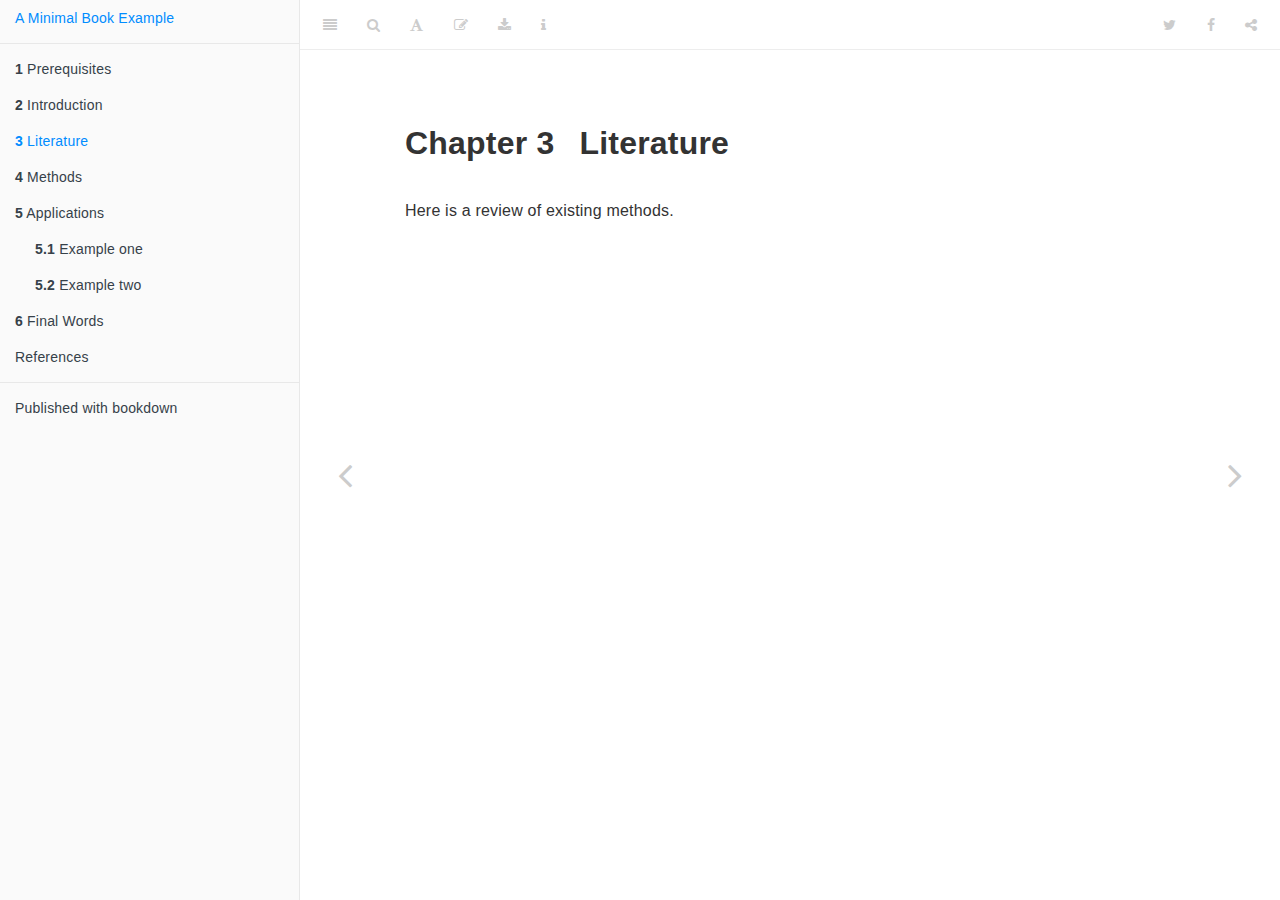
<file: literature.html>
<!DOCTYPE html>
<html lang="" xml:lang="">
<head>

  <meta charset="utf-8" />
  <meta http-equiv="X-UA-Compatible" content="IE=edge" />
  <title>Chapter 3 Literature | Digital Earth: An Introductory GIS Course</title>
  <meta name="description" content="This is a minimal example of using the bookdown package to write a book. The output format for this example is bookdown::gitbook." />
  <meta name="generator" content="bookdown 0.21 and GitBook 2.6.7" />

  <meta property="og:title" content="Chapter 3 Literature | Digital Earth: An Introductory GIS Course" />
  <meta property="og:type" content="book" />
  
  
  <meta property="og:description" content="This is a minimal example of using the bookdown package to write a book. The output format for this example is bookdown::gitbook." />
  <meta name="github-repo" content="rstudio/bookdown-demo" />

  <meta name="twitter:card" content="summary" />
  <meta name="twitter:title" content="Chapter 3 Literature | Digital Earth: An Introductory GIS Course" />
  
  <meta name="twitter:description" content="This is a minimal example of using the bookdown package to write a book. The output format for this example is bookdown::gitbook." />
  

<meta name="author" content="Steve Cline" />


<meta name="date" content="2020-10-25" />

  <meta name="viewport" content="width=device-width, initial-scale=1" />
  <meta name="apple-mobile-web-app-capable" content="yes" />
  <meta name="apple-mobile-web-app-status-bar-style" content="black" />
  
  
<link rel="prev" href="intro.html"/>
<link rel="next" href="methods.html"/>
<script src="libs/jquery-2.2.3/jquery.min.js"></script>
<link href="libs/gitbook-2.6.7/css/style.css" rel="stylesheet" />
<link href="libs/gitbook-2.6.7/css/plugin-table.css" rel="stylesheet" />
<link href="libs/gitbook-2.6.7/css/plugin-bookdown.css" rel="stylesheet" />
<link href="libs/gitbook-2.6.7/css/plugin-highlight.css" rel="stylesheet" />
<link href="libs/gitbook-2.6.7/css/plugin-search.css" rel="stylesheet" />
<link href="libs/gitbook-2.6.7/css/plugin-fontsettings.css" rel="stylesheet" />
<link href="libs/gitbook-2.6.7/css/plugin-clipboard.css" rel="stylesheet" />









<script src="libs/accessible-code-block-0.0.1/empty-anchor.js"></script>
<link href="libs/anchor-sections-1.0/anchor-sections.css" rel="stylesheet" />
<script src="libs/anchor-sections-1.0/anchor-sections.js"></script>


<style type="text/css">
code.sourceCode > span { display: inline-block; line-height: 1.25; }
code.sourceCode > span { color: inherit; text-decoration: inherit; }
code.sourceCode > span:empty { height: 1.2em; }
.sourceCode { overflow: visible; }
code.sourceCode { white-space: pre; position: relative; }
pre.sourceCode { margin: 0; }
@media screen {
div.sourceCode { overflow: auto; }
}
@media print {
code.sourceCode { white-space: pre-wrap; }
code.sourceCode > span { text-indent: -5em; padding-left: 5em; }
}
pre.numberSource code
  { counter-reset: source-line 0; }
pre.numberSource code > span
  { position: relative; left: -4em; counter-increment: source-line; }
pre.numberSource code > span > a:first-child::before
  { content: counter(source-line);
    position: relative; left: -1em; text-align: right; vertical-align: baseline;
    border: none; display: inline-block;
    -webkit-touch-callout: none; -webkit-user-select: none;
    -khtml-user-select: none; -moz-user-select: none;
    -ms-user-select: none; user-select: none;
    padding: 0 4px; width: 4em;
    color: #aaaaaa;
  }
pre.numberSource { margin-left: 3em; border-left: 1px solid #aaaaaa;  padding-left: 4px; }
div.sourceCode
  {   }
@media screen {
code.sourceCode > span > a:first-child::before { text-decoration: underline; }
}
code span.al { color: #ff0000; font-weight: bold; } /* Alert */
code span.an { color: #60a0b0; font-weight: bold; font-style: italic; } /* Annotation */
code span.at { color: #7d9029; } /* Attribute */
code span.bn { color: #40a070; } /* BaseN */
code span.bu { } /* BuiltIn */
code span.cf { color: #007020; font-weight: bold; } /* ControlFlow */
code span.ch { color: #4070a0; } /* Char */
code span.cn { color: #880000; } /* Constant */
code span.co { color: #60a0b0; font-style: italic; } /* Comment */
code span.cv { color: #60a0b0; font-weight: bold; font-style: italic; } /* CommentVar */
code span.do { color: #ba2121; font-style: italic; } /* Documentation */
code span.dt { color: #902000; } /* DataType */
code span.dv { color: #40a070; } /* DecVal */
code span.er { color: #ff0000; font-weight: bold; } /* Error */
code span.ex { } /* Extension */
code span.fl { color: #40a070; } /* Float */
code span.fu { color: #06287e; } /* Function */
code span.im { } /* Import */
code span.in { color: #60a0b0; font-weight: bold; font-style: italic; } /* Information */
code span.kw { color: #007020; font-weight: bold; } /* Keyword */
code span.op { color: #666666; } /* Operator */
code span.ot { color: #007020; } /* Other */
code span.pp { color: #bc7a00; } /* Preprocessor */
code span.sc { color: #4070a0; } /* SpecialChar */
code span.ss { color: #bb6688; } /* SpecialString */
code span.st { color: #4070a0; } /* String */
code span.va { color: #19177c; } /* Variable */
code span.vs { color: #4070a0; } /* VerbatimString */
code span.wa { color: #60a0b0; font-weight: bold; font-style: italic; } /* Warning */
</style>

<link rel="stylesheet" href="style.css" type="text/css" />
</head>

<body>



  <div class="book without-animation with-summary font-size-2 font-family-1" data-basepath=".">

    <div class="book-summary">
      <nav role="navigation">

<ul class="summary">
<li><a href="./">A Minimal Book Example</a></li>

<li class="divider"></li>
<li class="chapter" data-level="1" data-path="index.html"><a href="index.html"><i class="fa fa-check"></i><b>1</b> Prerequisites</a></li>
<li class="chapter" data-level="2" data-path="intro.html"><a href="intro.html"><i class="fa fa-check"></i><b>2</b> Introduction</a></li>
<li class="chapter" data-level="3" data-path="literature.html"><a href="literature.html"><i class="fa fa-check"></i><b>3</b> Literature</a></li>
<li class="chapter" data-level="4" data-path="methods.html"><a href="methods.html"><i class="fa fa-check"></i><b>4</b> Methods</a></li>
<li class="chapter" data-level="5" data-path="applications.html"><a href="applications.html"><i class="fa fa-check"></i><b>5</b> Applications</a><ul>
<li class="chapter" data-level="5.1" data-path="applications.html"><a href="applications.html#example-one"><i class="fa fa-check"></i><b>5.1</b> Example one</a></li>
<li class="chapter" data-level="5.2" data-path="applications.html"><a href="applications.html#example-two"><i class="fa fa-check"></i><b>5.2</b> Example two</a></li>
</ul></li>
<li class="chapter" data-level="6" data-path="final-words.html"><a href="final-words.html"><i class="fa fa-check"></i><b>6</b> Final Words</a></li>
<li class="chapter" data-level="" data-path="references.html"><a href="references.html"><i class="fa fa-check"></i>References</a></li>
<li class="divider"></li>
<li><a href="https://github.com/rstudio/bookdown" target="blank">Published with bookdown</a></li>

</ul>

      </nav>
    </div>

    <div class="book-body">
      <div class="body-inner">
        <div class="book-header" role="navigation">
          <h1>
            <i class="fa fa-circle-o-notch fa-spin"></i><a href="./">Digital Earth: An Introductory GIS Course</a>
          </h1>
        </div>

        <div class="page-wrapper" tabindex="-1" role="main">
          <div class="page-inner">

            <section class="normal" id="section-">
<div id="literature" class="section level1">
<h1><span class="header-section-number">Chapter 3</span> Literature</h1>
<p>Here is a review of existing methods.</p>

</div>
            </section>

          </div>
        </div>
      </div>
<a href="intro.html" class="navigation navigation-prev " aria-label="Previous page"><i class="fa fa-angle-left"></i></a>
<a href="methods.html" class="navigation navigation-next " aria-label="Next page"><i class="fa fa-angle-right"></i></a>
    </div>
  </div>
<script src="libs/gitbook-2.6.7/js/app.min.js"></script>
<script src="libs/gitbook-2.6.7/js/lunr.js"></script>
<script src="libs/gitbook-2.6.7/js/clipboard.min.js"></script>
<script src="libs/gitbook-2.6.7/js/plugin-search.js"></script>
<script src="libs/gitbook-2.6.7/js/plugin-sharing.js"></script>
<script src="libs/gitbook-2.6.7/js/plugin-fontsettings.js"></script>
<script src="libs/gitbook-2.6.7/js/plugin-bookdown.js"></script>
<script src="libs/gitbook-2.6.7/js/jquery.highlight.js"></script>
<script src="libs/gitbook-2.6.7/js/plugin-clipboard.js"></script>
<script>
gitbook.require(["gitbook"], function(gitbook) {
gitbook.start({
"sharing": {
"github": false,
"facebook": true,
"twitter": true,
"linkedin": false,
"weibo": false,
"instapaper": false,
"vk": false,
"all": ["facebook", "twitter", "linkedin", "weibo", "instapaper"]
},
"fontsettings": {
"theme": "white",
"family": "sans",
"size": 2
},
"edit": {
"link": "https://github.com/rstudio/bookdown-demo/edit/master/02-literature.Rmd",
"text": "Edit"
},
"history": {
"link": null,
"text": null
},
"view": {
"link": null,
"text": null
},
"download": ["bookdown-demo.pdf", "bookdown-demo.epub"],
"toc": {
"collapse": "subsection"
}
});
});
</script>

</body>

</html>
</file>
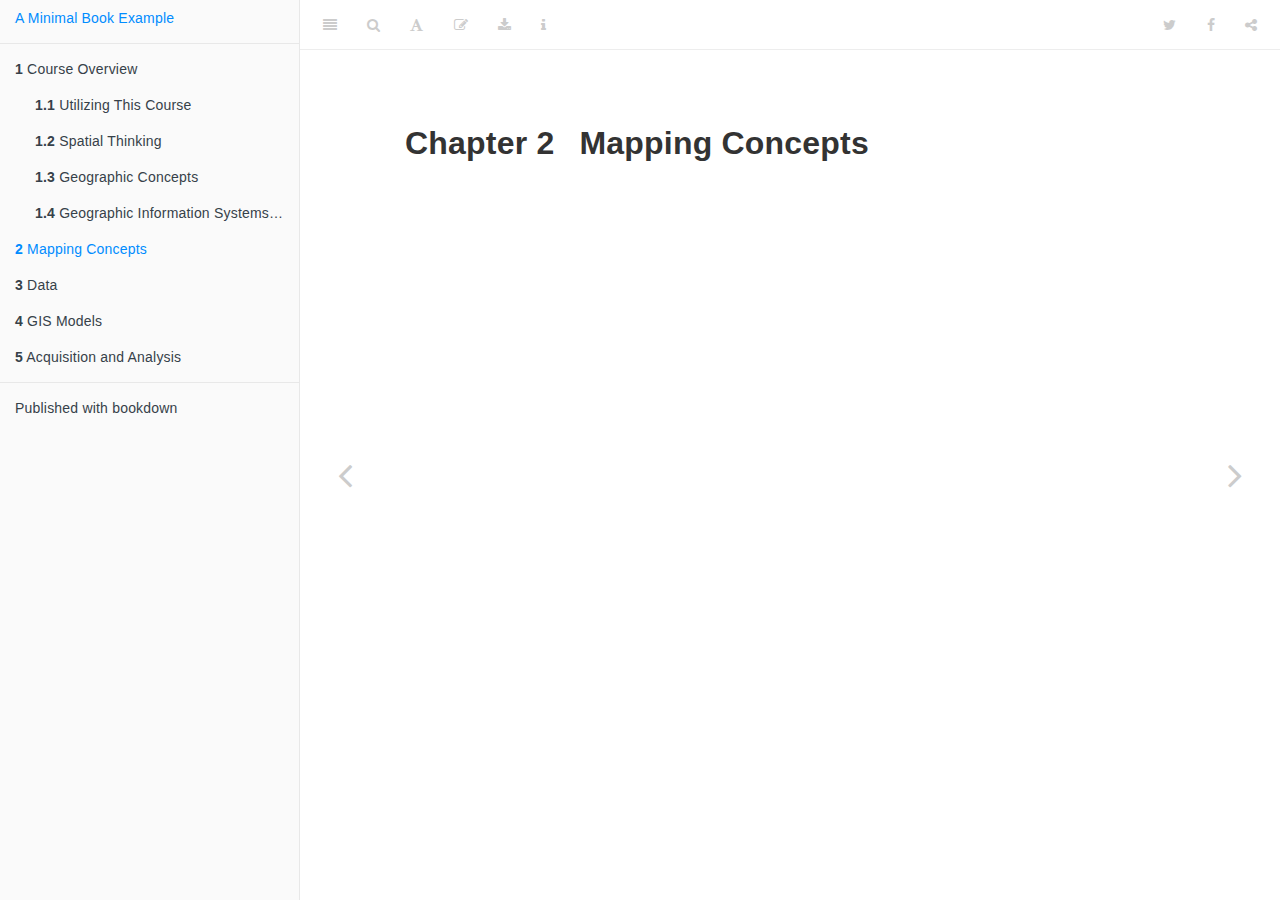
<file: mapping-concepts.html>
<!DOCTYPE html>
<html lang="" xml:lang="">
<head>

  <meta charset="utf-8" />
  <meta http-equiv="X-UA-Compatible" content="IE=edge" />
  <title>Chapter 2 Mapping Concepts | Digital Earth: An Introductory GIS Course</title>
  <meta name="description" content="This course is intended as a brief introduction to Geographic Information Science." />
  <meta name="generator" content="bookdown 0.21 and GitBook 2.6.7" />

  <meta property="og:title" content="Chapter 2 Mapping Concepts | Digital Earth: An Introductory GIS Course" />
  <meta property="og:type" content="book" />
  
  
  <meta property="og:description" content="This course is intended as a brief introduction to Geographic Information Science." />
  <meta name="github-repo" content="rstudio/bookdown-demo" />

  <meta name="twitter:card" content="summary" />
  <meta name="twitter:title" content="Chapter 2 Mapping Concepts | Digital Earth: An Introductory GIS Course" />
  
  <meta name="twitter:description" content="This course is intended as a brief introduction to Geographic Information Science." />
  

<meta name="author" content="Steve Cline" />


<meta name="date" content="2020-10-25" />

  <meta name="viewport" content="width=device-width, initial-scale=1" />
  <meta name="apple-mobile-web-app-capable" content="yes" />
  <meta name="apple-mobile-web-app-status-bar-style" content="black" />
  
  
<link rel="prev" href="index.html"/>
<link rel="next" href="data.html"/>
<script src="libs/jquery-2.2.3/jquery.min.js"></script>
<link href="libs/gitbook-2.6.7/css/style.css" rel="stylesheet" />
<link href="libs/gitbook-2.6.7/css/plugin-table.css" rel="stylesheet" />
<link href="libs/gitbook-2.6.7/css/plugin-bookdown.css" rel="stylesheet" />
<link href="libs/gitbook-2.6.7/css/plugin-highlight.css" rel="stylesheet" />
<link href="libs/gitbook-2.6.7/css/plugin-search.css" rel="stylesheet" />
<link href="libs/gitbook-2.6.7/css/plugin-fontsettings.css" rel="stylesheet" />
<link href="libs/gitbook-2.6.7/css/plugin-clipboard.css" rel="stylesheet" />









<script src="libs/accessible-code-block-0.0.1/empty-anchor.js"></script>
<link href="libs/anchor-sections-1.0/anchor-sections.css" rel="stylesheet" />
<script src="libs/anchor-sections-1.0/anchor-sections.js"></script>



<link rel="stylesheet" href="style.css" type="text/css" />
</head>

<body>



  <div class="book without-animation with-summary font-size-2 font-family-1" data-basepath=".">

    <div class="book-summary">
      <nav role="navigation">

<ul class="summary">
<li><a href="./">A Minimal Book Example</a></li>

<li class="divider"></li>
<li class="chapter" data-level="1" data-path="index.html"><a href="index.html"><i class="fa fa-check"></i><b>1</b> Course Overview</a><ul>
<li class="chapter" data-level="1.1" data-path="index.html"><a href="index.html#utilizing-this-course"><i class="fa fa-check"></i><b>1.1</b> Utilizing This Course</a></li>
<li class="chapter" data-level="1.2" data-path="index.html"><a href="index.html#spatial-thinking"><i class="fa fa-check"></i><b>1.2</b> Spatial Thinking</a><ul>
<li class="chapter" data-level="1.2.1" data-path="index.html"><a href="index.html#mental-maps"><i class="fa fa-check"></i><b>1.2.1</b> Mental Maps</a></li>
<li class="chapter" data-level="1.2.2" data-path="index.html"><a href="index.html#asking-geographic-questions"><i class="fa fa-check"></i><b>1.2.2</b> Asking Geographic Questions</a></li>
</ul></li>
<li class="chapter" data-level="1.3" data-path="index.html"><a href="index.html#geographic-concepts"><i class="fa fa-check"></i><b>1.3</b> Geographic Concepts</a><ul>
<li class="chapter" data-level="1.3.1" data-path="index.html"><a href="index.html#location"><i class="fa fa-check"></i><b>1.3.1</b> Location</a></li>
<li class="chapter" data-level="1.3.2" data-path="index.html"><a href="index.html#direction"><i class="fa fa-check"></i><b>1.3.2</b> Direction</a></li>
<li class="chapter" data-level="1.3.3" data-path="index.html"><a href="index.html#distance"><i class="fa fa-check"></i><b>1.3.3</b> Distance</a></li>
<li class="chapter" data-level="1.3.4" data-path="index.html"><a href="index.html#space"><i class="fa fa-check"></i><b>1.3.4</b> Space</a></li>
<li class="chapter" data-level="1.3.5" data-path="index.html"><a href="index.html#navigation"><i class="fa fa-check"></i><b>1.3.5</b> Navigation</a></li>
</ul></li>
<li class="chapter" data-level="1.4" data-path="index.html"><a href="index.html#geographic-information-systems-for-today-and-beyond"><i class="fa fa-check"></i><b>1.4</b> Geographic Information Systems for Today and Beyond</a><ul>
<li class="chapter" data-level="1.4.1" data-path="index.html"><a href="index.html#gis-defined"><i class="fa fa-check"></i><b>1.4.1</b> GIS Defined</a></li>
<li class="chapter" data-level="1.4.2" data-path="index.html"><a href="index.html#three-approaches-to-giss"><i class="fa fa-check"></i><b>1.4.2</b> Three Approaches to GISs</a></li>
<li class="chapter" data-level="1.4.3" data-path="index.html"><a href="index.html#gis-futures"><i class="fa fa-check"></i><b>1.4.3</b> GIS Futures</a></li>
</ul></li>
</ul></li>
<li class="chapter" data-level="2" data-path="mapping-concepts.html"><a href="mapping-concepts.html"><i class="fa fa-check"></i><b>2</b> Mapping Concepts</a></li>
<li class="chapter" data-level="3" data-path="data.html"><a href="data.html"><i class="fa fa-check"></i><b>3</b> Data</a></li>
<li class="chapter" data-level="4" data-path="gis-models.html"><a href="gis-models.html"><i class="fa fa-check"></i><b>4</b> GIS Models</a></li>
<li class="chapter" data-level="5" data-path="acquisition-and-analysis.html"><a href="acquisition-and-analysis.html"><i class="fa fa-check"></i><b>5</b> Acquisition and Analysis</a></li>
<li class="divider"></li>
<li><a href="https://github.com/rstudio/bookdown" target="blank">Published with bookdown</a></li>

</ul>

      </nav>
    </div>

    <div class="book-body">
      <div class="body-inner">
        <div class="book-header" role="navigation">
          <h1>
            <i class="fa fa-circle-o-notch fa-spin"></i><a href="./">Digital Earth: An Introductory GIS Course</a>
          </h1>
        </div>

        <div class="page-wrapper" tabindex="-1" role="main">
          <div class="page-inner">

            <section class="normal" id="section-">
<div id="mapping-concepts" class="section level1">
<h1><span class="header-section-number">Chapter 2</span> Mapping Concepts</h1>

</div>
            </section>

          </div>
        </div>
      </div>
<a href="index.html" class="navigation navigation-prev " aria-label="Previous page"><i class="fa fa-angle-left"></i></a>
<a href="data.html" class="navigation navigation-next " aria-label="Next page"><i class="fa fa-angle-right"></i></a>
    </div>
  </div>
<script src="libs/gitbook-2.6.7/js/app.min.js"></script>
<script src="libs/gitbook-2.6.7/js/lunr.js"></script>
<script src="libs/gitbook-2.6.7/js/clipboard.min.js"></script>
<script src="libs/gitbook-2.6.7/js/plugin-search.js"></script>
<script src="libs/gitbook-2.6.7/js/plugin-sharing.js"></script>
<script src="libs/gitbook-2.6.7/js/plugin-fontsettings.js"></script>
<script src="libs/gitbook-2.6.7/js/plugin-bookdown.js"></script>
<script src="libs/gitbook-2.6.7/js/jquery.highlight.js"></script>
<script src="libs/gitbook-2.6.7/js/plugin-clipboard.js"></script>
<script>
gitbook.require(["gitbook"], function(gitbook) {
gitbook.start({
"sharing": {
"github": false,
"facebook": true,
"twitter": true,
"linkedin": false,
"weibo": false,
"instapaper": false,
"vk": false,
"all": ["facebook", "twitter", "linkedin", "weibo", "instapaper"]
},
"fontsettings": {
"theme": "white",
"family": "sans",
"size": 2
},
"edit": {
"link": "https://github.com/rstudio/bookdown-demo/edit/master/01-mapping_concepts.Rmd",
"text": "Edit"
},
"history": {
"link": null,
"text": null
},
"view": {
"link": null,
"text": null
},
"download": ["bookdown-demo.pdf", "bookdown-demo.epub"],
"toc": {
"collapse": "subsection"
}
});
});
</script>

</body>

</html>
</file>
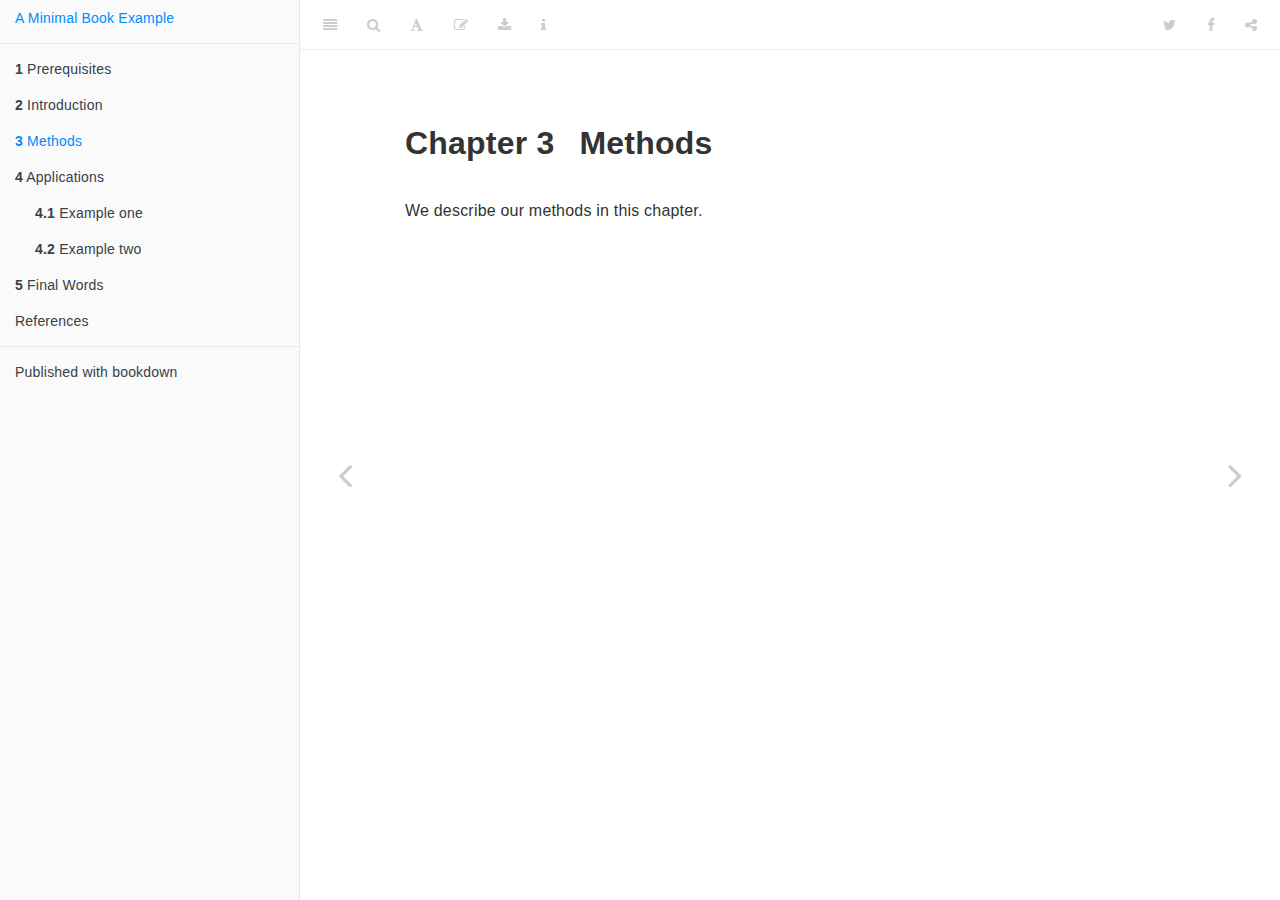
<file: methods.html>
<!DOCTYPE html>
<html lang="" xml:lang="">
<head>

  <meta charset="utf-8" />
  <meta http-equiv="X-UA-Compatible" content="IE=edge" />
  <title>Chapter 3 Methods | Digital Earth: An Introductory GIS Course</title>
  <meta name="description" content="This is a minimal example of using the bookdown package to write a book. The output format for this example is bookdown::gitbook." />
  <meta name="generator" content="bookdown 0.21 and GitBook 2.6.7" />

  <meta property="og:title" content="Chapter 3 Methods | Digital Earth: An Introductory GIS Course" />
  <meta property="og:type" content="book" />
  
  
  <meta property="og:description" content="This is a minimal example of using the bookdown package to write a book. The output format for this example is bookdown::gitbook." />
  <meta name="github-repo" content="rstudio/bookdown-demo" />

  <meta name="twitter:card" content="summary" />
  <meta name="twitter:title" content="Chapter 3 Methods | Digital Earth: An Introductory GIS Course" />
  
  <meta name="twitter:description" content="This is a minimal example of using the bookdown package to write a book. The output format for this example is bookdown::gitbook." />
  

<meta name="author" content="Steve Cline" />


<meta name="date" content="2020-10-25" />

  <meta name="viewport" content="width=device-width, initial-scale=1" />
  <meta name="apple-mobile-web-app-capable" content="yes" />
  <meta name="apple-mobile-web-app-status-bar-style" content="black" />
  
  
<link rel="prev" href="intro.html"/>
<link rel="next" href="applications.html"/>
<script src="libs/jquery-2.2.3/jquery.min.js"></script>
<link href="libs/gitbook-2.6.7/css/style.css" rel="stylesheet" />
<link href="libs/gitbook-2.6.7/css/plugin-table.css" rel="stylesheet" />
<link href="libs/gitbook-2.6.7/css/plugin-bookdown.css" rel="stylesheet" />
<link href="libs/gitbook-2.6.7/css/plugin-highlight.css" rel="stylesheet" />
<link href="libs/gitbook-2.6.7/css/plugin-search.css" rel="stylesheet" />
<link href="libs/gitbook-2.6.7/css/plugin-fontsettings.css" rel="stylesheet" />
<link href="libs/gitbook-2.6.7/css/plugin-clipboard.css" rel="stylesheet" />









<script src="libs/accessible-code-block-0.0.1/empty-anchor.js"></script>
<link href="libs/anchor-sections-1.0/anchor-sections.css" rel="stylesheet" />
<script src="libs/anchor-sections-1.0/anchor-sections.js"></script>


<style type="text/css">
code.sourceCode > span { display: inline-block; line-height: 1.25; }
code.sourceCode > span { color: inherit; text-decoration: inherit; }
code.sourceCode > span:empty { height: 1.2em; }
.sourceCode { overflow: visible; }
code.sourceCode { white-space: pre; position: relative; }
pre.sourceCode { margin: 0; }
@media screen {
div.sourceCode { overflow: auto; }
}
@media print {
code.sourceCode { white-space: pre-wrap; }
code.sourceCode > span { text-indent: -5em; padding-left: 5em; }
}
pre.numberSource code
  { counter-reset: source-line 0; }
pre.numberSource code > span
  { position: relative; left: -4em; counter-increment: source-line; }
pre.numberSource code > span > a:first-child::before
  { content: counter(source-line);
    position: relative; left: -1em; text-align: right; vertical-align: baseline;
    border: none; display: inline-block;
    -webkit-touch-callout: none; -webkit-user-select: none;
    -khtml-user-select: none; -moz-user-select: none;
    -ms-user-select: none; user-select: none;
    padding: 0 4px; width: 4em;
    color: #aaaaaa;
  }
pre.numberSource { margin-left: 3em; border-left: 1px solid #aaaaaa;  padding-left: 4px; }
div.sourceCode
  {   }
@media screen {
code.sourceCode > span > a:first-child::before { text-decoration: underline; }
}
code span.al { color: #ff0000; font-weight: bold; } /* Alert */
code span.an { color: #60a0b0; font-weight: bold; font-style: italic; } /* Annotation */
code span.at { color: #7d9029; } /* Attribute */
code span.bn { color: #40a070; } /* BaseN */
code span.bu { } /* BuiltIn */
code span.cf { color: #007020; font-weight: bold; } /* ControlFlow */
code span.ch { color: #4070a0; } /* Char */
code span.cn { color: #880000; } /* Constant */
code span.co { color: #60a0b0; font-style: italic; } /* Comment */
code span.cv { color: #60a0b0; font-weight: bold; font-style: italic; } /* CommentVar */
code span.do { color: #ba2121; font-style: italic; } /* Documentation */
code span.dt { color: #902000; } /* DataType */
code span.dv { color: #40a070; } /* DecVal */
code span.er { color: #ff0000; font-weight: bold; } /* Error */
code span.ex { } /* Extension */
code span.fl { color: #40a070; } /* Float */
code span.fu { color: #06287e; } /* Function */
code span.im { } /* Import */
code span.in { color: #60a0b0; font-weight: bold; font-style: italic; } /* Information */
code span.kw { color: #007020; font-weight: bold; } /* Keyword */
code span.op { color: #666666; } /* Operator */
code span.ot { color: #007020; } /* Other */
code span.pp { color: #bc7a00; } /* Preprocessor */
code span.sc { color: #4070a0; } /* SpecialChar */
code span.ss { color: #bb6688; } /* SpecialString */
code span.st { color: #4070a0; } /* String */
code span.va { color: #19177c; } /* Variable */
code span.vs { color: #4070a0; } /* VerbatimString */
code span.wa { color: #60a0b0; font-weight: bold; font-style: italic; } /* Warning */
</style>

<link rel="stylesheet" href="style.css" type="text/css" />
</head>

<body>



  <div class="book without-animation with-summary font-size-2 font-family-1" data-basepath=".">

    <div class="book-summary">
      <nav role="navigation">

<ul class="summary">
<li><a href="./">A Minimal Book Example</a></li>

<li class="divider"></li>
<li class="chapter" data-level="1" data-path="index.html"><a href="index.html"><i class="fa fa-check"></i><b>1</b> Prerequisites</a></li>
<li class="chapter" data-level="2" data-path="intro.html"><a href="intro.html"><i class="fa fa-check"></i><b>2</b> Introduction</a></li>
<li class="chapter" data-level="3" data-path="methods.html"><a href="methods.html"><i class="fa fa-check"></i><b>3</b> Methods</a></li>
<li class="chapter" data-level="4" data-path="applications.html"><a href="applications.html"><i class="fa fa-check"></i><b>4</b> Applications</a><ul>
<li class="chapter" data-level="4.1" data-path="applications.html"><a href="applications.html#example-one"><i class="fa fa-check"></i><b>4.1</b> Example one</a></li>
<li class="chapter" data-level="4.2" data-path="applications.html"><a href="applications.html#example-two"><i class="fa fa-check"></i><b>4.2</b> Example two</a></li>
</ul></li>
<li class="chapter" data-level="5" data-path="final-words.html"><a href="final-words.html"><i class="fa fa-check"></i><b>5</b> Final Words</a></li>
<li class="chapter" data-level="" data-path="references.html"><a href="references.html"><i class="fa fa-check"></i>References</a></li>
<li class="divider"></li>
<li><a href="https://github.com/rstudio/bookdown" target="blank">Published with bookdown</a></li>

</ul>

      </nav>
    </div>

    <div class="book-body">
      <div class="body-inner">
        <div class="book-header" role="navigation">
          <h1>
            <i class="fa fa-circle-o-notch fa-spin"></i><a href="./">Digital Earth: An Introductory GIS Course</a>
          </h1>
        </div>

        <div class="page-wrapper" tabindex="-1" role="main">
          <div class="page-inner">

            <section class="normal" id="section-">
<div id="methods" class="section level1">
<h1><span class="header-section-number">Chapter 3</span> Methods</h1>
<p>We describe our methods in this chapter.</p>

</div>
            </section>

          </div>
        </div>
      </div>
<a href="intro.html" class="navigation navigation-prev " aria-label="Previous page"><i class="fa fa-angle-left"></i></a>
<a href="applications.html" class="navigation navigation-next " aria-label="Next page"><i class="fa fa-angle-right"></i></a>
    </div>
  </div>
<script src="libs/gitbook-2.6.7/js/app.min.js"></script>
<script src="libs/gitbook-2.6.7/js/lunr.js"></script>
<script src="libs/gitbook-2.6.7/js/clipboard.min.js"></script>
<script src="libs/gitbook-2.6.7/js/plugin-search.js"></script>
<script src="libs/gitbook-2.6.7/js/plugin-sharing.js"></script>
<script src="libs/gitbook-2.6.7/js/plugin-fontsettings.js"></script>
<script src="libs/gitbook-2.6.7/js/plugin-bookdown.js"></script>
<script src="libs/gitbook-2.6.7/js/jquery.highlight.js"></script>
<script src="libs/gitbook-2.6.7/js/plugin-clipboard.js"></script>
<script>
gitbook.require(["gitbook"], function(gitbook) {
gitbook.start({
"sharing": {
"github": false,
"facebook": true,
"twitter": true,
"linkedin": false,
"weibo": false,
"instapaper": false,
"vk": false,
"all": ["facebook", "twitter", "linkedin", "weibo", "instapaper"]
},
"fontsettings": {
"theme": "white",
"family": "sans",
"size": 2
},
"edit": {
"link": "https://github.com/rstudio/bookdown-demo/edit/master/03-method.Rmd",
"text": "Edit"
},
"history": {
"link": null,
"text": null
},
"view": {
"link": null,
"text": null
},
"download": ["bookdown-demo.pdf", "bookdown-demo.epub"],
"toc": {
"collapse": "subsection"
}
});
});
</script>

</body>

</html>
</file>
<file: libs/gitbook-2.6.7/css/plugin-table.css>
.book .book-body .page-wrapper .page-inner section.normal table{display:table;width:100%;border-collapse:collapse;border-spacing:0;overflow:auto}.book .book-body .page-wrapper .page-inner section.normal table td,.book .book-body .page-wrapper .page-inner section.normal table th{padding:6px 13px;border:1px solid #ddd}.book .book-body .page-wrapper .page-inner section.normal table tr{background-color:#fff;border-top:1px solid #ccc}.book .book-body .page-wrapper .page-inner section.normal table tr:nth-child(2n){background-color:#f8f8f8}.book .book-body .page-wrapper .page-inner section.normal table th{font-weight:700}
</file>
<file: libs/gitbook-2.6.7/css/plugin-bookdown.css>
.book .book-header h1 {
  padding-left: 20px;
  padding-right: 20px;
}
.book .book-header.fixed {
  position: fixed;
  right: 0;
  top: 0;
  left: 0;
  border-bottom: 1px solid rgba(0,0,0,.07);
}
span.search-highlight {
  background-color: #ffff88;
}
@media (min-width: 600px) {
  .book.with-summary .book-header.fixed {
    left: 300px;
  }
}
@media (max-width: 1240px) {
  .book .book-body.fixed {
    top: 50px;
  }
  .book .book-body.fixed .body-inner {
    top: auto;
  }
}
@media (max-width: 600px) {
  .book.with-summary .book-header.fixed {
    left: calc(100% - 60px);
    min-width: 300px;
  }
  .book.with-summary .book-body {
    transform: none;
    left: calc(100% - 60px);
    min-width: 300px;
  }
  .book .book-body.fixed {
    top: 0;
  }
}

.book .book-body.fixed .body-inner {
  top: 50px;
}
.book .book-body .page-wrapper .page-inner section.normal sub, .book .book-body .page-wrapper .page-inner section.normal sup {
  font-size: 85%;
}

@media print {
  .book .book-summary, .book .book-body .book-header, .fa {
    display: none !important;
  }
  .book .book-body.fixed {
    left: 0px;
  }
  .book .book-body,.book .book-body .body-inner, .book.with-summary {
    overflow: visible !important;
  }
}
.kable_wrapper {
  border-spacing: 20px 0;
  border-collapse: separate;
  border: none;
  margin: auto;
}
.kable_wrapper > tbody > tr > td {
  vertical-align: top;
}
.book .book-body .page-wrapper .page-inner section.normal table tr.header {
  border-top-width: 2px;
}
.book .book-body .page-wrapper .page-inner section.normal table tr:last-child td {
  border-bottom-width: 2px;
}
.book .book-body .page-wrapper .page-inner section.normal table td, .book .book-body .page-wrapper .page-inner section.normal table th {
  border-left: none;
  border-right: none;
}
.book .book-body .page-wrapper .page-inner section.normal table.kable_wrapper > tbody > tr, .book .book-body .page-wrapper .page-inner section.normal table.kable_wrapper > tbody > tr > td {
  border-top: none;
}
.book .book-body .page-wrapper .page-inner section.normal table.kable_wrapper > tbody > tr:last-child > td {
    border-bottom: none;
}

div.theorem, div.lemma, div.corollary, div.proposition, div.conjecture {
  font-style: italic;
}
span.theorem, span.lemma, span.corollary, span.proposition, span.conjecture {
  font-style: normal;
}
div.proof>*:last-child:after {
  content: "\25a2";
  float: right;
}
.header-section-number {
  padding-right: .5em;
}
</file>
<file: libs/gitbook-2.6.7/css/plugin-highlight.css>
.book .book-body .page-wrapper .page-inner section.normal pre,
.book .book-body .page-wrapper .page-inner section.normal code {
  /* http://jmblog.github.com/color-themes-for-google-code-highlightjs */
  /* Tomorrow Comment */
  /* Tomorrow Red */
  /* Tomorrow Orange */
  /* Tomorrow Yellow */
  /* Tomorrow Green */
  /* Tomorrow Aqua */
  /* Tomorrow Blue */
  /* Tomorrow Purple */
}
.book .book-body .page-wrapper .page-inner section.normal pre .hljs-comment,
.book .book-body .page-wrapper .page-inner section.normal code .hljs-comment,
.book .book-body .page-wrapper .page-inner section.normal pre .hljs-title,
.book .book-body .page-wrapper .page-inner section.normal code .hljs-title {
  color: #8e908c;
}
.book .book-body .page-wrapper .page-inner section.normal pre .hljs-variable,
.book .book-body .page-wrapper .page-inner section.normal code .hljs-variable,
.book .book-body .page-wrapper .page-inner section.normal pre .hljs-attribute,
.book .book-body .page-wrapper .page-inner section.normal code .hljs-attribute,
.book .book-body .page-wrapper .page-inner section.normal pre .hljs-tag,
.book .book-body .page-wrapper .page-inner section.normal code .hljs-tag,
.book .book-body .page-wrapper .page-inner section.normal pre .hljs-regexp,
.book .book-body .page-wrapper .page-inner section.normal code .hljs-regexp,
.book .book-body .page-wrapper .page-inner section.normal pre .ruby .hljs-constant,
.book .book-body .page-wrapper .page-inner section.normal code .ruby .hljs-constant,
.book .book-body .page-wrapper .page-inner section.normal pre .xml .hljs-tag .hljs-title,
.book .book-body .page-wrapper .page-inner section.normal code .xml .hljs-tag .hljs-title,
.book .book-body .page-wrapper .page-inner section.normal pre .xml .hljs-pi,
.book .book-body .page-wrapper .page-inner section.normal code .xml .hljs-pi,
.book .book-body .page-wrapper .page-inner section.normal pre .xml .hljs-doctype,
.book .book-body .page-wrapper .page-inner section.normal code .xml .hljs-doctype,
.book .book-body .page-wrapper .page-inner section.normal pre .html .hljs-doctype,
.book .book-body .page-wrapper .page-inner section.normal code .html .hljs-doctype,
.book .book-body .page-wrapper .page-inner section.normal pre .css .hljs-id,
.book .book-body .page-wrapper .page-inner section.normal code .css .hljs-id,
.book .book-body .page-wrapper .page-inner section.normal pre .css .hljs-class,
.book .book-body .page-wrapper .page-inner section.normal code .css .hljs-class,
.book .book-body .page-wrapper .page-inner section.normal pre .css .hljs-pseudo,
.book .book-body .page-wrapper .page-inner section.normal code .css .hljs-pseudo {
  color: #c82829;
}
.book .book-body .page-wrapper .page-inner section.normal pre .hljs-number,
.book .book-body .page-wrapper .page-inner section.normal code .hljs-number,
.book .book-body .page-wrapper .page-inner section.normal pre .hljs-preprocessor,
.book .book-body .page-wrapper .page-inner section.normal code .hljs-preprocessor,
.book .book-body .page-wrapper .page-inner section.normal pre .hljs-pragma,
.book .book-body .page-wrapper .page-inner section.normal code .hljs-pragma,
.book .book-body .page-wrapper .page-inner section.normal pre .hljs-built_in,
.book .book-body .page-wrapper .page-inner section.normal code .hljs-built_in,
.book .book-body .page-wrapper .page-inner section.normal pre .hljs-literal,
.book .book-body .page-wrapper .page-inner section.normal code .hljs-literal,
.book .book-body .page-wrapper .page-inner section.normal pre .hljs-params,
.book .book-body .page-wrapper .page-inner section.normal code .hljs-params,
.book .book-body .page-wrapper .page-inner section.normal pre .hljs-constant,
.book .book-body .page-wrapper .page-inner section.normal code .hljs-constant {
  color: #f5871f;
}
.book .book-body .page-wrapper .page-inner section.normal pre .ruby .hljs-class .hljs-title,
.book .book-body .page-wrapper .page-inner section.normal code .ruby .hljs-class .hljs-title,
.book .book-body .page-wrapper .page-inner section.normal pre .css .hljs-rules .hljs-attribute,
.book .book-body .page-wrapper .page-inner section.normal code .css .hljs-rules .hljs-attribute {
  color: #eab700;
}
.book .book-body .page-wrapper .page-inner section.normal pre .hljs-string,
.book .book-body .page-wrapper .page-inner section.normal code .hljs-string,
.book .book-body .page-wrapper .page-inner section.normal pre .hljs-value,
.book .book-body .page-wrapper .page-inner section.normal code .hljs-value,
.book .book-body .page-wrapper .page-inner section.normal pre .hljs-inheritance,
.book .book-body .page-wrapper .page-inner section.normal code .hljs-inheritance,
.book .book-body .page-wrapper .page-inner section.normal pre .hljs-header,
.book .book-body .page-wrapper .page-inner section.normal code .hljs-header,
.book .book-body .page-wrapper .page-inner section.normal pre .ruby .hljs-symbol,
.book .book-body .page-wrapper .page-inner section.normal code .ruby .hljs-symbol,
.book .book-body .page-wrapper .page-inner section.normal pre .xml .hljs-cdata,
.book .book-body .page-wrapper .page-inner section.normal code .xml .hljs-cdata {
  color: #718c00;
}
.book .book-body .page-wrapper .page-inner section.normal pre .css .hljs-hexcolor,
.book .book-body .page-wrapper .page-inner section.normal code .css .hljs-hexcolor {
  color: #3e999f;
}
.book .book-body .page-wrapper .page-inner section.normal pre .hljs-function,
.book .book-body .page-wrapper .page-inner section.normal code .hljs-function,
.book .book-body .page-wrapper .page-inner section.normal pre .python .hljs-decorator,
.book .book-body .page-wrapper .page-inner section.normal code .python .hljs-decorator,
.book .book-body .page-wrapper .page-inner section.normal pre .python .hljs-title,
.book .book-body .page-wrapper .page-inner section.normal code .python .hljs-title,
.book .book-body .page-wrapper .page-inner section.normal pre .ruby .hljs-function .hljs-title,
.book .book-body .page-wrapper .page-inner section.normal code .ruby .hljs-function .hljs-title,
.book .book-body .page-wrapper .page-inner section.normal pre .ruby .hljs-title .hljs-keyword,
.book .book-body .page-wrapper .page-inner section.normal code .ruby .hljs-title .hljs-keyword,
.book .book-body .page-wrapper .page-inner section.normal pre .perl .hljs-sub,
.book .book-body .page-wrapper .page-inner section.normal code .perl .hljs-sub,
.book .book-body .page-wrapper .page-inner section.normal pre .javascript .hljs-title,
.book .book-body .page-wrapper .page-inner section.normal code .javascript .hljs-title,
.book .book-body .page-wrapper .page-inner section.normal pre .coffeescript .hljs-title,
.book .book-body .page-wrapper .page-inner section.normal code .coffeescript .hljs-title {
  color: #4271ae;
}
.book .book-body .page-wrapper .page-inner section.normal pre .hljs-keyword,
.book .book-body .page-wrapper .page-inner section.normal code .hljs-keyword,
.book .book-body .page-wrapper .page-inner section.normal pre .javascript .hljs-function,
.book .book-body .page-wrapper .page-inner section.normal code .javascript .hljs-function {
  color: #8959a8;
}
.book .book-body .page-wrapper .page-inner section.normal pre .hljs,
.book .book-body .page-wrapper .page-inner section.normal code .hljs {
  display: block;
  background: white;
  color: #4d4d4c;
  padding: 0.5em;
}
.book .book-body .page-wrapper .page-inner section.normal pre .coffeescript .javascript,
.book .book-body .page-wrapper .page-inner section.normal code .coffeescript .javascript,
.book .book-body .page-wrapper .page-inner section.normal pre .javascript .xml,
.book .book-body .page-wrapper .page-inner section.normal code .javascript .xml,
.book .book-body .page-wrapper .page-inner section.normal pre .tex .hljs-formula,
.book .book-body .page-wrapper .page-inner section.normal code .tex .hljs-formula,
.book .book-body .page-wrapper .page-inner section.normal pre .xml .javascript,
.book .book-body .page-wrapper .page-inner section.normal code .xml .javascript,
.book .book-body .page-wrapper .page-inner section.normal pre .xml .vbscript,
.book .book-body .page-wrapper .page-inner section.normal code .xml .vbscript,
.book .book-body .page-wrapper .page-inner section.normal pre .xml .css,
.book .book-body .page-wrapper .page-inner section.normal code .xml .css,
.book .book-body .page-wrapper .page-inner section.normal pre .xml .hljs-cdata,
.book .book-body .page-wrapper .page-inner section.normal code .xml .hljs-cdata {
  opacity: 0.5;
}
.book.color-theme-1 .book-body .page-wrapper .page-inner section.normal pre,
.book.color-theme-1 .book-body .page-wrapper .page-inner section.normal code {
  /*

Orginal Style from ethanschoonover.com/solarized (c) Jeremy Hull <sourdrums@gmail.com>

*/
  /* Solarized Green */
  /* Solarized Cyan */
  /* Solarized Blue */
  /* Solarized Yellow */
  /* Solarized Orange */
  /* Solarized Red */
  /* Solarized Violet */
}
.book.color-theme-1 .book-body .page-wrapper .page-inner section.normal pre .hljs,
.book.color-theme-1 .book-body .page-wrapper .page-inner section.normal code .hljs {
  display: block;
  padding: 0.5em;
  background: #fdf6e3;
  color: #657b83;
}
.book.color-theme-1 .book-body .page-wrapper .page-inner section.normal pre .hljs-comment,
.book.color-theme-1 .book-body .page-wrapper .page-inner section.normal code .hljs-comment,
.book.color-theme-1 .book-body .page-wrapper .page-inner section.normal pre .hljs-template_comment,
.book.color-theme-1 .book-body .page-wrapper .page-inner section.normal code .hljs-template_comment,
.book.color-theme-1 .book-body .page-wrapper .page-inner section.normal pre .diff .hljs-header,
.book.color-theme-1 .book-body .page-wrapper .page-inner section.normal code .diff .hljs-header,
.book.color-theme-1 .book-body .page-wrapper .page-inner section.normal pre .hljs-doctype,
.book.color-theme-1 .book-body .page-wrapper .page-inner section.normal code .hljs-doctype,
.book.color-theme-1 .book-body .page-wrapper .page-inner section.normal pre .hljs-pi,
.book.color-theme-1 .book-body .page-wrapper .page-inner section.normal code .hljs-pi,
.book.color-theme-1 .book-body .page-wrapper .page-inner section.normal pre .lisp .hljs-string,
.book.color-theme-1 .book-body .page-wrapper .page-inner section.normal code .lisp .hljs-string,
.book.color-theme-1 .book-body .page-wrapper .page-inner section.normal pre .hljs-javadoc,
.book.color-theme-1 .book-body .page-wrapper .page-inner section.normal code .hljs-javadoc {
  color: #93a1a1;
}
.book.color-theme-1 .book-body .page-wrapper .page-inner section.normal pre .hljs-keyword,
.book.color-theme-1 .book-body .page-wrapper .page-inner section.normal code .hljs-keyword,
.book.color-theme-1 .book-body .page-wrapper .page-inner section.normal pre .hljs-winutils,
.book.color-theme-1 .book-body .page-wrapper .page-inner section.normal code .hljs-winutils,
.book.color-theme-1 .book-body .page-wrapper .page-inner section.normal pre .method,
.book.color-theme-1 .book-body .page-wrapper .page-inner section.normal code .method,
.book.color-theme-1 .book-body .page-wrapper .page-inner section.normal pre .hljs-addition,
.book.color-theme-1 .book-body .page-wrapper .page-inner section.normal code .hljs-addition,
.book.color-theme-1 .book-body .page-wrapper .page-inner section.normal pre .css .hljs-tag,
.book.color-theme-1 .book-body .page-wrapper .page-inner section.normal code .css .hljs-tag,
.book.color-theme-1 .book-body .page-wrapper .page-inner section.normal pre .hljs-request,
.book.color-theme-1 .book-body .page-wrapper .page-inner section.normal code .hljs-request,
.book.color-theme-1 .book-body .page-wrapper .page-inner section.normal pre .hljs-status,
.book.color-theme-1 .book-body .page-wrapper .page-inner section.normal code .hljs-status,
.book.color-theme-1 .book-body .page-wrapper .page-inner section.normal pre .nginx .hljs-title,
.book.color-theme-1 .book-body .page-wrapper .page-inner section.normal code .nginx .hljs-title {
  color: #859900;
}
.book.color-theme-1 .book-body .page-wrapper .page-inner section.normal pre .hljs-number,
.book.color-theme-1 .book-body .page-wrapper .page-inner section.normal code .hljs-number,
.book.color-theme-1 .book-body .page-wrapper .page-inner section.normal pre .hljs-command,
.book.color-theme-1 .book-body .page-wrapper .page-inner section.normal code .hljs-command,
.book.color-theme-1 .book-body .page-wrapper .page-inner section.normal pre .hljs-string,
.book.color-theme-1 .book-body .page-wrapper .page-inner section.normal code .hljs-string,
.book.color-theme-1 .book-body .page-wrapper .page-inner section.normal pre .hljs-tag .hljs-value,
.book.color-theme-1 .book-body .page-wrapper .page-inner section.normal code .hljs-tag .hljs-value,
.book.color-theme-1 .book-body .page-wrapper .page-inner section.normal pre .hljs-rules .hljs-value,
.book.color-theme-1 .book-body .page-wrapper .page-inner section.normal code .hljs-rules .hljs-value,
.book.color-theme-1 .book-body .page-wrapper .page-inner section.normal pre .hljs-phpdoc,
.book.color-theme-1 .book-body .page-wrapper .page-inner section.normal code .hljs-phpdoc,
.book.color-theme-1 .book-body .page-wrapper .page-inner section.normal pre .tex .hljs-formula,
.book.color-theme-1 .book-body .page-wrapper .page-inner section.normal code .tex .hljs-formula,
.book.color-theme-1 .book-body .page-wrapper .page-inner section.normal pre .hljs-regexp,
.book.color-theme-1 .book-body .page-wrapper .page-inner section.normal code .hljs-regexp,
.book.color-theme-1 .book-body .page-wrapper .page-inner section.normal pre .hljs-hexcolor,
.book.color-theme-1 .book-body .page-wrapper .page-inner section.normal code .hljs-hexcolor,
.book.color-theme-1 .book-body .page-wrapper .page-inner section.normal pre .hljs-link_url,
.book.color-theme-1 .book-body .page-wrapper .page-inner section.normal code .hljs-link_url {
  color: #2aa198;
}
.book.color-theme-1 .book-body .page-wrapper .page-inner section.normal pre .hljs-title,
.book.color-theme-1 .book-body .page-wrapper .page-inner section.normal code .hljs-title,
.book.color-theme-1 .book-body .page-wrapper .page-inner section.normal pre .hljs-localvars,
.book.color-theme-1 .book-body .page-wrapper .page-inner section.normal code .hljs-localvars,
.book.color-theme-1 .book-body .page-wrapper .page-inner section.normal pre .hljs-chunk,
.book.color-theme-1 .book-body .page-wrapper .page-inner section.normal code .hljs-chunk,
.book.color-theme-1 .book-body .page-wrapper .page-inner section.normal pre .hljs-decorator,
.book.color-theme-1 .book-body .page-wrapper .page-inner section.normal code .hljs-decorator,
.book.color-theme-1 .book-body .page-wrapper .page-inner section.normal pre .hljs-built_in,
.book.color-theme-1 .book-body .page-wrapper .page-inner section.normal code .hljs-built_in,
.book.color-theme-1 .book-body .page-wrapper .page-inner section.normal pre .hljs-identifier,
.book.color-theme-1 .book-body .page-wrapper .page-inner section.normal code .hljs-identifier,
.book.color-theme-1 .book-body .page-wrapper .page-inner section.normal pre .vhdl .hljs-literal,
.book.color-theme-1 .book-body .page-wrapper .page-inner section.normal code .vhdl .hljs-literal,
.book.color-theme-1 .book-body .page-wrapper .page-inner section.normal pre .hljs-id,
.book.color-theme-1 .book-body .page-wrapper .page-inner section.normal code .hljs-id,
.book.color-theme-1 .book-body .page-wrapper .page-inner section.normal pre .css .hljs-function,
.book.color-theme-1 .book-body .page-wrapper .page-inner section.normal code .css .hljs-function {
  color: #268bd2;
}
.book.color-theme-1 .book-body .page-wrapper .page-inner section.normal pre .hljs-attribute,
.book.color-theme-1 .book-body .page-wrapper .page-inner section.normal code .hljs-attribute,
.book.color-theme-1 .book-body .page-wrapper .page-inner section.normal pre .hljs-variable,
.book.color-theme-1 .book-body .page-wrapper .page-inner section.normal code .hljs-variable,
.book.color-theme-1 .book-body .page-wrapper .page-inner section.normal pre .lisp .hljs-body,
.book.color-theme-1 .book-body .page-wrapper .page-inner section.normal code .lisp .hljs-body,
.book.color-theme-1 .book-body .page-wrapper .page-inner section.normal pre .smalltalk .hljs-number,
.book.color-theme-1 .book-body .page-wrapper .page-inner section.normal code .smalltalk .hljs-number,
.book.color-theme-1 .book-body .page-wrapper .page-inner section.normal pre .hljs-constant,
.book.color-theme-1 .book-body .page-wrapper .page-inner section.normal code .hljs-constant,
.book.color-theme-1 .book-body .page-wrapper .page-inner section.normal pre .hljs-class .hljs-title,
.book.color-theme-1 .book-body .page-wrapper .page-inner section.normal code .hljs-class .hljs-title,
.book.color-theme-1 .book-body .page-wrapper .page-inner section.normal pre .hljs-parent,
.book.color-theme-1 .book-body .page-wrapper .page-inner section.normal code .hljs-parent,
.book.color-theme-1 .book-body .page-wrapper .page-inner section.normal pre .haskell .hljs-type,
.book.color-theme-1 .book-body .page-wrapper .page-inner section.normal code .haskell .hljs-type,
.book.color-theme-1 .book-body .page-wrapper .page-inner section.normal pre .hljs-link_reference,
.book.color-theme-1 .book-body .page-wrapper .page-inner section.normal code .hljs-link_reference {
  color: #b58900;
}
.book.color-theme-1 .book-body .page-wrapper .page-inner section.normal pre .hljs-preprocessor,
.book.color-theme-1 .book-body .page-wrapper .page-inner section.normal code .hljs-preprocessor,
.book.color-theme-1 .book-body .page-wrapper .page-inner section.normal pre .hljs-preprocessor .hljs-keyword,
.book.color-theme-1 .book-body .page-wrapper .page-inner section.normal code .hljs-preprocessor .hljs-keyword,
.book.color-theme-1 .book-body .page-wrapper .page-inner section.normal pre .hljs-pragma,
.book.color-theme-1 .book-body .page-wrapper .page-inner section.normal code .hljs-pragma,
.book.color-theme-1 .book-body .page-wrapper .page-inner section.normal pre .hljs-shebang,
.book.color-theme-1 .book-body .page-wrapper .page-inner section.normal code .hljs-shebang,
.book.color-theme-1 .book-body .page-wrapper .page-inner section.normal pre .hljs-symbol,
.book.color-theme-1 .book-body .page-wrapper .page-inner section.normal code .hljs-symbol,
.book.color-theme-1 .book-body .page-wrapper .page-inner section.normal pre .hljs-symbol .hljs-string,
.book.color-theme-1 .book-body .page-wrapper .page-inner section.normal code .hljs-symbol .hljs-string,
.book.color-theme-1 .book-body .page-wrapper .page-inner section.normal pre .diff .hljs-change,
.book.color-theme-1 .book-body .page-wrapper .page-inner section.normal code .diff .hljs-change,
.book.color-theme-1 .book-body .page-wrapper .page-inner section.normal pre .hljs-special,
.book.color-theme-1 .book-body .page-wrapper .page-inner section.normal code .hljs-special,
.book.color-theme-1 .book-body .page-wrapper .page-inner section.normal pre .hljs-attr_selector,
.book.color-theme-1 .book-body .page-wrapper .page-inner section.normal code .hljs-attr_selector,
.book.color-theme-1 .book-body .page-wrapper .page-inner section.normal pre .hljs-subst,
.book.color-theme-1 .book-body .page-wrapper .page-inner section.normal code .hljs-subst,
.book.color-theme-1 .book-body .page-wrapper .page-inner section.normal pre .hljs-cdata,
.book.color-theme-1 .book-body .page-wrapper .page-inner section.normal code .hljs-cdata,
.book.color-theme-1 .book-body .page-wrapper .page-inner section.normal pre .clojure .hljs-title,
.book.color-theme-1 .book-body .page-wrapper .page-inner section.normal code .clojure .hljs-title,
.book.color-theme-1 .book-body .page-wrapper .page-inner section.normal pre .css .hljs-pseudo,
.book.color-theme-1 .book-body .page-wrapper .page-inner section.normal code .css .hljs-pseudo,
.book.color-theme-1 .book-body .page-wrapper .page-inner section.normal pre .hljs-header,
.book.color-theme-1 .book-body .page-wrapper .page-inner section.normal code .hljs-header {
  color: #cb4b16;
}
.book.color-theme-1 .book-body .page-wrapper .page-inner section.normal pre .hljs-deletion,
.book.color-theme-1 .book-body .page-wrapper .page-inner section.normal code .hljs-deletion,
.book.color-theme-1 .book-body .page-wrapper .page-inner section.normal pre .hljs-important,
.book.color-theme-1 .book-body .page-wrapper .page-inner section.normal code .hljs-important {
  color: #dc322f;
}
.book.color-theme-1 .book-body .page-wrapper .page-inner section.normal pre .hljs-link_label,
.book.color-theme-1 .book-body .page-wrapper .page-inner section.normal code .hljs-link_label {
  color: #6c71c4;
}
.book.color-theme-1 .book-body .page-wrapper .page-inner section.normal pre .tex .hljs-formula,
.book.color-theme-1 .book-body .page-wrapper .page-inner section.normal code .tex .hljs-formula {
  background: #eee8d5;
}
.book.color-theme-2 .book-body .page-wrapper .page-inner section.normal pre,
.book.color-theme-2 .book-body .page-wrapper .page-inner section.normal code {
  /* Tomorrow Night Bright Theme */
  /* Original theme - https://github.com/chriskempson/tomorrow-theme */
  /* http://jmblog.github.com/color-themes-for-google-code-highlightjs */
  /* Tomorrow Comment */
  /* Tomorrow Red */
  /* Tomorrow Orange */
  /* Tomorrow Yellow */
  /* Tomorrow Green */
  /* Tomorrow Aqua */
  /* Tomorrow Blue */
  /* Tomorrow Purple */
}
.book.color-theme-2 .book-body .page-wrapper .page-inner section.normal pre .hljs-comment,
.book.color-theme-2 .book-body .page-wrapper .page-inner section.normal code .hljs-comment,
.book.color-theme-2 .book-body .page-wrapper .page-inner section.normal pre .hljs-title,
.book.color-theme-2 .book-body .page-wrapper .page-inner section.normal code .hljs-title {
  color: #969896;
}
.book.color-theme-2 .book-body .page-wrapper .page-inner section.normal pre .hljs-variable,
.book.color-theme-2 .book-body .page-wrapper .page-inner section.normal code .hljs-variable,
.book.color-theme-2 .book-body .page-wrapper .page-inner section.normal pre .hljs-attribute,
.book.color-theme-2 .book-body .page-wrapper .page-inner section.normal code .hljs-attribute,
.book.color-theme-2 .book-body .page-wrapper .page-inner section.normal pre .hljs-tag,
.book.color-theme-2 .book-body .page-wrapper .page-inner section.normal code .hljs-tag,
.book.color-theme-2 .book-body .page-wrapper .page-inner section.normal pre .hljs-regexp,
.book.color-theme-2 .book-body .page-wrapper .page-inner section.normal code .hljs-regexp,
.book.color-theme-2 .book-body .page-wrapper .page-inner section.normal pre .ruby .hljs-constant,
.book.color-theme-2 .book-body .page-wrapper .page-inner section.normal code .ruby .hljs-constant,
.book.color-theme-2 .book-body .page-wrapper .page-inner section.normal pre .xml .hljs-tag .hljs-title,
.book.color-theme-2 .book-body .page-wrapper .page-inner section.normal code .xml .hljs-tag .hljs-title,
.book.color-theme-2 .book-body .page-wrapper .page-inner section.normal pre .xml .hljs-pi,
.book.color-theme-2 .book-body .page-wrapper .page-inner section.normal code .xml .hljs-pi,
.book.color-theme-2 .book-body .page-wrapper .page-inner section.normal pre .xml .hljs-doctype,
.book.color-theme-2 .book-body .page-wrapper .page-inner section.normal code .xml .hljs-doctype,
.book.color-theme-2 .book-body .page-wrapper .page-inner section.normal pre .html .hljs-doctype,
.book.color-theme-2 .book-body .page-wrapper .page-inner section.normal code .html .hljs-doctype,
.book.color-theme-2 .book-body .page-wrapper .page-inner section.normal pre .css .hljs-id,
.book.color-theme-2 .book-body .page-wrapper .page-inner section.normal code .css .hljs-id,
.book.color-theme-2 .book-body .page-wrapper .page-inner section.normal pre .css .hljs-class,
.book.color-theme-2 .book-body .page-wrapper .page-inner section.normal code .css .hljs-class,
.book.color-theme-2 .book-body .page-wrapper .page-inner section.normal pre .css .hljs-pseudo,
.book.color-theme-2 .book-body .page-wrapper .page-inner section.normal code .css .hljs-pseudo {
  color: #d54e53;
}
.book.color-theme-2 .book-body .page-wrapper .page-inner section.normal pre .hljs-number,
.book.color-theme-2 .book-body .page-wrapper .page-inner section.normal code .hljs-number,
.book.color-theme-2 .book-body .page-wrapper .page-inner section.normal pre .hljs-preprocessor,
.book.color-theme-2 .book-body .page-wrapper .page-inner section.normal code .hljs-preprocessor,
.book.color-theme-2 .book-body .page-wrapper .page-inner section.normal pre .hljs-pragma,
.book.color-theme-2 .book-body .page-wrapper .page-inner section.normal code .hljs-pragma,
.book.color-theme-2 .book-body .page-wrapper .page-inner section.normal pre .hljs-built_in,
.book.color-theme-2 .book-body .page-wrapper .page-inner section.normal code .hljs-built_in,
.book.color-theme-2 .book-body .page-wrapper .page-inner section.normal pre .hljs-literal,
.book.color-theme-2 .book-body .page-wrapper .page-inner section.normal code .hljs-literal,
.book.color-theme-2 .book-body .page-wrapper .page-inner section.normal pre .hljs-params,
.book.color-theme-2 .book-body .page-wrapper .page-inner section.normal code .hljs-params,
.book.color-theme-2 .book-body .page-wrapper .page-inner section.normal pre .hljs-constant,
.book.color-theme-2 .book-body .page-wrapper .page-inner section.normal code .hljs-constant {
  color: #e78c45;
}
.book.color-theme-2 .book-body .page-wrapper .page-inner section.normal pre .ruby .hljs-class .hljs-title,
.book.color-theme-2 .book-body .page-wrapper .page-inner section.normal code .ruby .hljs-class .hljs-title,
.book.color-theme-2 .book-body .page-wrapper .page-inner section.normal pre .css .hljs-rules .hljs-attribute,
.book.color-theme-2 .book-body .page-wrapper .page-inner section.normal code .css .hljs-rules .hljs-attribute {
  color: #e7c547;
}
.book.color-theme-2 .book-body .page-wrapper .page-inner section.normal pre .hljs-string,
.book.color-theme-2 .book-body .page-wrapper .page-inner section.normal code .hljs-string,
.book.color-theme-2 .book-body .page-wrapper .page-inner section.normal pre .hljs-value,
.book.color-theme-2 .book-body .page-wrapper .page-inner section.normal code .hljs-value,
.book.color-theme-2 .book-body .page-wrapper .page-inner section.normal pre .hljs-inheritance,
.book.color-theme-2 .book-body .page-wrapper .page-inner section.normal code .hljs-inheritance,
.book.color-theme-2 .book-body .page-wrapper .page-inner section.normal pre .hljs-header,
.book.color-theme-2 .book-body .page-wrapper .page-inner section.normal code .hljs-header,
.book.color-theme-2 .book-body .page-wrapper .page-inner section.normal pre .ruby .hljs-symbol,
.book.color-theme-2 .book-body .page-wrapper .page-inner section.normal code .ruby .hljs-symbol,
.book.color-theme-2 .book-body .page-wrapper .page-inner section.normal pre .xml .hljs-cdata,
.book.color-theme-2 .book-body .page-wrapper .page-inner section.normal code .xml .hljs-cdata {
  color: #b9ca4a;
}
.book.color-theme-2 .book-body .page-wrapper .page-inner section.normal pre .css .hljs-hexcolor,
.book.color-theme-2 .book-body .page-wrapper .page-inner section.normal code .css .hljs-hexcolor {
  color: #70c0b1;
}
.book.color-theme-2 .book-body .page-wrapper .page-inner section.normal pre .hljs-function,
.book.color-theme-2 .book-body .page-wrapper .page-inner section.normal code .hljs-function,
.book.color-theme-2 .book-body .page-wrapper .page-inner section.normal pre .python .hljs-decorator,
.book.color-theme-2 .book-body .page-wrapper .page-inner section.normal code .python .hljs-decorator,
.book.color-theme-2 .book-body .page-wrapper .page-inner section.normal pre .python .hljs-title,
.book.color-theme-2 .book-body .page-wrapper .page-inner section.normal code .python .hljs-title,
.book.color-theme-2 .book-body .page-wrapper .page-inner section.normal pre .ruby .hljs-function .hljs-title,
.book.color-theme-2 .book-body .page-wrapper .page-inner section.normal code .ruby .hljs-function .hljs-title,
.book.color-theme-2 .book-body .page-wrapper .page-inner section.normal pre .ruby .hljs-title .hljs-keyword,
.book.color-theme-2 .book-body .page-wrapper .page-inner section.normal code .ruby .hljs-title .hljs-keyword,
.book.color-theme-2 .book-body .page-wrapper .page-inner section.normal pre .perl .hljs-sub,
.book.color-theme-2 .book-body .page-wrapper .page-inner section.normal code .perl .hljs-sub,
.book.color-theme-2 .book-body .page-wrapper .page-inner section.normal pre .javascript .hljs-title,
.book.color-theme-2 .book-body .page-wrapper .page-inner section.normal code .javascript .hljs-title,
.book.color-theme-2 .book-body .page-wrapper .page-inner section.normal pre .coffeescript .hljs-title,
.book.color-theme-2 .book-body .page-wrapper .page-inner section.normal code .coffeescript .hljs-title {
  color: #7aa6da;
}
.book.color-theme-2 .book-body .page-wrapper .page-inner section.normal pre .hljs-keyword,
.book.color-theme-2 .book-body .page-wrapper .page-inner section.normal code .hljs-keyword,
.book.color-theme-2 .book-body .page-wrapper .page-inner section.normal pre .javascript .hljs-function,
.book.color-theme-2 .book-body .page-wrapper .page-inner section.normal code .javascript .hljs-function {
  color: #c397d8;
}
.book.color-theme-2 .book-body .page-wrapper .page-inner section.normal pre .hljs,
.book.color-theme-2 .book-body .page-wrapper .page-inner section.normal code .hljs {
  display: block;
  background: black;
  color: #eaeaea;
  padding: 0.5em;
}
.book.color-theme-2 .book-body .page-wrapper .page-inner section.normal pre .coffeescript .javascript,
.book.color-theme-2 .book-body .page-wrapper .page-inner section.normal code .coffeescript .javascript,
.book.color-theme-2 .book-body .page-wrapper .page-inner section.normal pre .javascript .xml,
.book.color-theme-2 .book-body .page-wrapper .page-inner section.normal code .javascript .xml,
.book.color-theme-2 .book-body .page-wrapper .page-inner section.normal pre .tex .hljs-formula,
.book.color-theme-2 .book-body .page-wrapper .page-inner section.normal code .tex .hljs-formula,
.book.color-theme-2 .book-body .page-wrapper .page-inner section.normal pre .xml .javascript,
.book.color-theme-2 .book-body .page-wrapper .page-inner section.normal code .xml .javascript,
.book.color-theme-2 .book-body .page-wrapper .page-inner section.normal pre .xml .vbscript,
.book.color-theme-2 .book-body .page-wrapper .page-inner section.normal code .xml .vbscript,
.book.color-theme-2 .book-body .page-wrapper .page-inner section.normal pre .xml .css,
.book.color-theme-2 .book-body .page-wrapper .page-inner section.normal code .xml .css,
.book.color-theme-2 .book-body .page-wrapper .page-inner section.normal pre .xml .hljs-cdata,
.book.color-theme-2 .book-body .page-wrapper .page-inner section.normal code .xml .hljs-cdata {
  opacity: 0.5;
}
</file>
<file: libs/gitbook-2.6.7/css/plugin-search.css>
.book .book-summary .book-search {
  padding: 6px;
  background: transparent;
  position: absolute;
  top: -50px;
  left: 0px;
  right: 0px;
  transition: top 0.5s ease;
}
.book .book-summary .book-search input,
.book .book-summary .book-search input:focus,
.book .book-summary .book-search input:hover {
  width: 100%;
  background: transparent;
  border: 1px solid #ccc;
  box-shadow: none;
  outline: none;
  line-height: 22px;
  padding: 7px 4px;
  color: inherit;
  box-sizing: border-box;
}
.book.with-search .book-summary .book-search {
  top: 0px;
}
.book.with-search .book-summary ul.summary {
  top: 50px;
}
.with-search .summary li[data-level] a[href*=".html#"] {
  display: none;
}
</file>
<file: libs/gitbook-2.6.7/css/plugin-fontsettings.css>
/*
 * Theme 1
 */
.color-theme-1 .dropdown-menu {
  background-color: #111111;
  border-color: #7e888b;
}
.color-theme-1 .dropdown-menu .dropdown-caret .caret-inner {
  border-bottom: 9px solid #111111;
}
.color-theme-1 .dropdown-menu .buttons {
  border-color: #7e888b;
}
.color-theme-1 .dropdown-menu .button {
  color: #afa790;
}
.color-theme-1 .dropdown-menu .button:hover {
  color: #73553c;
}
/*
 * Theme 2
 */
.color-theme-2 .dropdown-menu {
  background-color: #2d3143;
  border-color: #272a3a;
}
.color-theme-2 .dropdown-menu .dropdown-caret .caret-inner {
  border-bottom: 9px solid #2d3143;
}
.color-theme-2 .dropdown-menu .buttons {
  border-color: #272a3a;
}
.color-theme-2 .dropdown-menu .button {
  color: #62677f;
}
.color-theme-2 .dropdown-menu .button:hover {
  color: #f4f4f5;
}
.book .book-header .font-settings .font-enlarge {
  line-height: 30px;
  font-size: 1.4em;
}
.book .book-header .font-settings .font-reduce {
  line-height: 30px;
  font-size: 1em;
}
.book.color-theme-1 .book-body {
  color: #704214;
  background: #f3eacb;
}
.book.color-theme-1 .book-body .page-wrapper .page-inner section {
  background: #f3eacb;
}
.book.color-theme-2 .book-body {
  color: #bdcadb;
  background: #1c1f2b;
}
.book.color-theme-2 .book-body .page-wrapper .page-inner section {
  background: #1c1f2b;
}
.book.font-size-0 .book-body .page-inner section {
  font-size: 1.2rem;
}
.book.font-size-1 .book-body .page-inner section {
  font-size: 1.4rem;
}
.book.font-size-2 .book-body .page-inner section {
  font-size: 1.6rem;
}
.book.font-size-3 .book-body .page-inner section {
  font-size: 2.2rem;
}
.book.font-size-4 .book-body .page-inner section {
  font-size: 4rem;
}
.book.font-family-0 {
  font-family: Georgia, serif;
}
.book.font-family-1 {
  font-family: "Helvetica Neue", Helvetica, Arial, sans-serif;
}
.book.color-theme-1 .book-body .page-wrapper .page-inner section.normal {
  color: #704214;
}
.book.color-theme-1 .book-body .page-wrapper .page-inner section.normal a {
  color: inherit;
}
.book.color-theme-1 .book-body .page-wrapper .page-inner section.normal h1,
.book.color-theme-1 .book-body .page-wrapper .page-inner section.normal h2,
.book.color-theme-1 .book-body .page-wrapper .page-inner section.normal h3,
.book.color-theme-1 .book-body .page-wrapper .page-inner section.normal h4,
.book.color-theme-1 .book-body .page-wrapper .page-inner section.normal h5,
.book.color-theme-1 .book-body .page-wrapper .page-inner section.normal h6 {
  color: inherit;
}
.book.color-theme-1 .book-body .page-wrapper .page-inner section.normal h1,
.book.color-theme-1 .book-body .page-wrapper .page-inner section.normal h2 {
  border-color: inherit;
}
.book.color-theme-1 .book-body .page-wrapper .page-inner section.normal h6 {
  color: inherit;
}
.book.color-theme-1 .book-body .page-wrapper .page-inner section.normal hr {
  background-color: inherit;
}
.book.color-theme-1 .book-body .page-wrapper .page-inner section.normal blockquote {
  border-color: #c4b29f;
  opacity: 0.9;
}
.book.color-theme-1 .book-body .page-wrapper .page-inner section.normal pre,
.book.color-theme-1 .book-body .page-wrapper .page-inner section.normal code {
  background: #fdf6e3;
  color: #657b83;
  border-color: #f8df9c;
}
.book.color-theme-1 .book-body .page-wrapper .page-inner section.normal .highlight {
  background-color: inherit;
}
.book.color-theme-1 .book-body .page-wrapper .page-inner section.normal table th,
.book.color-theme-1 .book-body .page-wrapper .page-inner section.normal table td {
  border-color: #f5d06c;
}
.book.color-theme-1 .book-body .page-wrapper .page-inner section.normal table tr {
  color: inherit;
  background-color: #fdf6e3;
  border-color: #444444;
}
.book.color-theme-1 .book-body .page-wrapper .page-inner section.normal table tr:nth-child(2n) {
  background-color: #fbeecb;
}
.book.color-theme-2 .book-body .page-wrapper .page-inner section.normal {
  color: #bdcadb;
}
.book.color-theme-2 .book-body .page-wrapper .page-inner section.normal a {
  color: #3eb1d0;
}
.book.color-theme-2 .book-body .page-wrapper .page-inner section.normal h1,
.book.color-theme-2 .book-body .page-wrapper .page-inner section.normal h2,
.book.color-theme-2 .book-body .page-wrapper .page-inner section.normal h3,
.book.color-theme-2 .book-body .page-wrapper .page-inner section.normal h4,
.book.color-theme-2 .book-body .page-wrapper .page-inner section.normal h5,
.book.color-theme-2 .book-body .page-wrapper .page-inner section.normal h6 {
  color: #fffffa;
}
.book.color-theme-2 .book-body .page-wrapper .page-inner section.normal h1,
.book.color-theme-2 .book-body .page-wrapper .page-inner section.normal h2 {
  border-color: #373b4e;
}
.book.color-theme-2 .book-body .page-wrapper .page-inner section.normal h6 {
  color: #373b4e;
}
.book.color-theme-2 .book-body .page-wrapper .page-inner section.normal hr {
  background-color: #373b4e;
}
.book.color-theme-2 .book-body .page-wrapper .page-inner section.normal blockquote {
  border-color: #373b4e;
}
.book.color-theme-2 .book-body .page-wrapper .page-inner section.normal pre,
.book.color-theme-2 .book-body .page-wrapper .page-inner section.normal code {
  color: #9dbed8;
  background: #2d3143;
  border-color: #2d3143;
}
.book.color-theme-2 .book-body .page-wrapper .page-inner section.normal .highlight {
  background-color: #282a39;
}
.book.color-theme-2 .book-body .page-wrapper .page-inner section.normal table th,
.book.color-theme-2 .book-body .page-wrapper .page-inner section.normal table td {
  border-color: #3b3f54;
}
.book.color-theme-2 .book-body .page-wrapper .page-inner section.normal table tr {
  color: #b6c2d2;
  background-color: #2d3143;
  border-color: #3b3f54;
}
.book.color-theme-2 .book-body .page-wrapper .page-inner section.normal table tr:nth-child(2n) {
  background-color: #35394b;
}
.book.color-theme-1 .book-header {
  color: #afa790;
  background: transparent;
}
.book.color-theme-1 .book-header .btn {
  color: #afa790;
}
.book.color-theme-1 .book-header .btn:hover {
  color: #73553c;
  background: none;
}
.book.color-theme-1 .book-header h1 {
  color: #704214;
}
.book.color-theme-2 .book-header {
  color: #7e888b;
  background: transparent;
}
.book.color-theme-2 .book-header .btn {
  color: #3b3f54;
}
.book.color-theme-2 .book-header .btn:hover {
  color: #fffff5;
  background: none;
}
.book.color-theme-2 .book-header h1 {
  color: #bdcadb;
}
.book.color-theme-1 .book-body .navigation {
  color: #afa790;
}
.book.color-theme-1 .book-body .navigation:hover {
  color: #73553c;
}
.book.color-theme-2 .book-body .navigation {
  color: #383f52;
}
.book.color-theme-2 .book-body .navigation:hover {
  color: #fffff5;
}
/*
 * Theme 1
 */
.book.color-theme-1 .book-summary {
  color: #afa790;
  background: #111111;
  border-right: 1px solid rgba(0, 0, 0, 0.07);
}
.book.color-theme-1 .book-summary .book-search {
  background: transparent;
}
.book.color-theme-1 .book-summary .book-search input,
.book.color-theme-1 .book-summary .book-search input:focus {
  border: 1px solid transparent;
}
.book.color-theme-1 .book-summary ul.summary li.divider {
  background: #7e888b;
  box-shadow: none;
}
.book.color-theme-1 .book-summary ul.summary li i.fa-check {
  color: #33cc33;
}
.book.color-theme-1 .book-summary ul.summary li.done > a {
  color: #877f6a;
}
.book.color-theme-1 .book-summary ul.summary li a,
.book.color-theme-1 .book-summary ul.summary li span {
  color: #877f6a;
  background: transparent;
  font-weight: normal;
}
.book.color-theme-1 .book-summary ul.summary li.active > a,
.book.color-theme-1 .book-summary ul.summary li a:hover {
  color: #704214;
  background: transparent;
  font-weight: normal;
}
/*
 * Theme 2
 */
.book.color-theme-2 .book-summary {
  color: #bcc1d2;
  background: #2d3143;
  border-right: none;
}
.book.color-theme-2 .book-summary .book-search {
  background: transparent;
}
.book.color-theme-2 .book-summary .book-search input,
.book.color-theme-2 .book-summary .book-search input:focus {
  border: 1px solid transparent;
}
.book.color-theme-2 .book-summary ul.summary li.divider {
  background: #272a3a;
  box-shadow: none;
}
.book.color-theme-2 .book-summary ul.summary li i.fa-check {
  color: #33cc33;
}
.book.color-theme-2 .book-summary ul.summary li.done > a {
  color: #62687f;
}
.book.color-theme-2 .book-summary ul.summary li a,
.book.color-theme-2 .book-summary ul.summary li span {
  color: #c1c6d7;
  background: transparent;
  font-weight: 600;
}
.book.color-theme-2 .book-summary ul.summary li.active > a,
.book.color-theme-2 .book-summary ul.summary li a:hover {
  color: #f4f4f5;
  background: #252737;
  font-weight: 600;
}
</file>
<file: libs/gitbook-2.6.7/css/plugin-clipboard.css>
div.sourceCode {
  position: relative;
}

.copy-to-clipboard-button {
  position: absolute;
  right: 0;
  top: 0;
  visibility: hidden;
}

.copy-to-clipboard-button:focus {
  outline: 0;
}

div.sourceCode:hover > .copy-to-clipboard-button {
  visibility: visible;
}
</file>
<file: libs/anchor-sections-1.0/anchor-sections.css>
/* Styles for section anchors */
a.anchor-section {margin-left: 10px; visibility: hidden; color: inherit;}
a.anchor-section::before {content: '#';}
.hasAnchor:hover a.anchor-section {visibility: visible;}
</file>
<file: style.css>
p.caption {
  color: #777;
  margin-top: 10px;
}
p code {
  white-space: inherit;
}
pre {
  word-break: normal;
  word-wrap: normal;
}
pre code {
  white-space: inherit;
}

.greybox {
  padding: 1em;
  background: grey;
  color: white;
  border: 2px solid orange;
  border-radius: 10px;
}
</file>
<file: libs/gitbook-2.6.7/css/style.css>
/*! normalize.css v2.1.0 | MIT License | git.io/normalize */img,legend{border:0}*,.fa{-webkit-font-smoothing:antialiased}.fa-ul>li,sub,sup{position:relative}.book .book-body .page-wrapper .page-inner section.normal hr:after,.book-langs-index .inner .languages:after,.buttons:after,.dropdown-menu .buttons:after{clear:both}body,html{-ms-text-size-adjust:100%;-webkit-text-size-adjust:100%}article,aside,details,figcaption,figure,footer,header,hgroup,main,nav,section,summary{display:block}audio,canvas,video{display:inline-block}.hidden,[hidden]{display:none}audio:not([controls]){display:none;height:0}html{font-family:sans-serif}body,figure{margin:0}a:focus{outline:dotted thin}a:active,a:hover{outline:0}h1{font-size:2em;margin:.67em 0}abbr[title]{border-bottom:1px dotted}b,strong{font-weight:700}dfn{font-style:italic}hr{-moz-box-sizing:content-box;box-sizing:content-box;height:0}mark{background:#ff0;color:#000}code,kbd,pre,samp{font-family:monospace,serif;font-size:1em}pre{white-space:pre-wrap}q{quotes:"\201C" "\201D" "\2018" "\2019"}small{font-size:80%}sub,sup{font-size:75%;line-height:0;vertical-align:baseline}sup{top:-.5em}sub{bottom:-.25em}svg:not(:root){overflow:hidden}fieldset{border:1px solid silver;margin:0 2px;padding:.35em .625em .75em}legend{padding:0}button,input,select,textarea{font-family:inherit;font-size:100%;margin:0}button,input{line-height:normal}button,select{text-transform:none}button,html input[type=button],input[type=reset],input[type=submit]{-webkit-appearance:button;cursor:pointer}button[disabled],html input[disabled]{cursor:default}input[type=checkbox],input[type=radio]{box-sizing:border-box;padding:0}input[type=search]{-webkit-appearance:textfield;-moz-box-sizing:content-box;-webkit-box-sizing:content-box;box-sizing:content-box}input[type=search]::-webkit-search-cancel-button{margin-right:10px;}button::-moz-focus-inner,input::-moz-focus-inner{border:0;padding:0}textarea{overflow:auto;vertical-align:top}table{border-collapse:collapse;border-spacing:0}/*!
 * Preboot v2
 *
 * Open sourced under MIT license by @mdo.
 * Some variables and mixins from Bootstrap (Apache 2 license).
 */.link-inherit,.link-inherit:focus,.link-inherit:hover{color:inherit}.fa,.fa-stack{display:inline-block}/*!
 *  Font Awesome 4.1.0 by @davegandy - http://fontawesome.io - @fontawesome
 *  License - http://fontawesome.io/license (Font: SIL OFL 1.1, CSS: MIT License)
 */@font-face{font-family:FontAwesome;src:url(./fontawesome/fontawesome-webfont.ttf?v=4.1.0) format('truetype');font-weight:400;font-style:normal}.fa{font-family:FontAwesome;font-style:normal;font-weight:400;line-height:1;-moz-osx-font-smoothing:grayscale}.book .book-header,.book .book-summary{font-family:"Helvetica Neue",Helvetica,Arial,sans-serif}.fa-lg{font-size:1.33333333em;line-height:.75em;vertical-align:-15%}.fa-2x{font-size:2em}.fa-3x{font-size:3em}.fa-4x{font-size:4em}.fa-5x{font-size:5em}.fa-fw{width:1.28571429em;text-align:center}.fa-ul{padding-left:0;margin-left:2.14285714em;list-style-type:none}.fa-li{position:absolute;left:-2.14285714em;width:2.14285714em;top:.14285714em;text-align:center}.fa-li.fa-lg{left:-1.85714286em}.fa-border{padding:.2em .25em .15em;border:.08em solid #eee;border-radius:.1em}.pull-right{float:right}.pull-left{float:left}.fa.pull-left{margin-right:.3em}.fa.pull-right{margin-left:.3em}.fa-spin{-webkit-animation:spin 2s infinite linear;-moz-animation:spin 2s infinite linear;-o-animation:spin 2s infinite linear;animation:spin 2s infinite linear}@-moz-keyframes spin{0%{-moz-transform:rotate(0)}100%{-moz-transform:rotate(359deg)}}@-webkit-keyframes spin{0%{-webkit-transform:rotate(0)}100%{-webkit-transform:rotate(359deg)}}@-o-keyframes spin{0%{-o-transform:rotate(0)}100%{-o-transform:rotate(359deg)}}@keyframes spin{0%{-webkit-transform:rotate(0);transform:rotate(0)}100%{-webkit-transform:rotate(359deg);transform:rotate(359deg)}}.fa-rotate-90{filter:progid:DXImageTransform.Microsoft.BasicImage(rotation=1);-webkit-transform:rotate(90deg);-moz-transform:rotate(90deg);-ms-transform:rotate(90deg);-o-transform:rotate(90deg);transform:rotate(90deg)}.fa-rotate-180{filter:progid:DXImageTransform.Microsoft.BasicImage(rotation=2);-webkit-transform:rotate(180deg);-moz-transform:rotate(180deg);-ms-transform:rotate(180deg);-o-transform:rotate(180deg);transform:rotate(180deg)}.fa-rotate-270{filter:progid:DXImageTransform.Microsoft.BasicImage(rotation=3);-webkit-transform:rotate(270deg);-moz-transform:rotate(270deg);-ms-transform:rotate(270deg);-o-transform:rotate(270deg);transform:rotate(270deg)}.fa-flip-horizontal{filter:progid:DXImageTransform.Microsoft.BasicImage(rotation=0, mirror=1);-webkit-transform:scale(-1,1);-moz-transform:scale(-1,1);-ms-transform:scale(-1,1);-o-transform:scale(-1,1);transform:scale(-1,1)}.fa-flip-vertical{filter:progid:DXImageTransform.Microsoft.BasicImage(rotation=2, mirror=1);-webkit-transform:scale(1,-1);-moz-transform:scale(1,-1);-ms-transform:scale(1,-1);-o-transform:scale(1,-1);transform:scale(1,-1)}.fa-stack{position:relative;width:2em;height:2em;line-height:2em;vertical-align:middle}.fa-stack-1x,.fa-stack-2x{position:absolute;left:0;width:100%;text-align:center}.fa-stack-1x{line-height:inherit}.fa-stack-2x{font-size:2em}.fa-inverse{color:#fff}.fa-glass:before{content:"\f000"}.fa-music:before{content:"\f001"}.fa-search:before{content:"\f002"}.fa-envelope-o:before{content:"\f003"}.fa-heart:before{content:"\f004"}.fa-star:before{content:"\f005"}.fa-star-o:before{content:"\f006"}.fa-user:before{content:"\f007"}.fa-film:before{content:"\f008"}.fa-th-large:before{content:"\f009"}.fa-th:before{content:"\f00a"}.fa-th-list:before{content:"\f00b"}.fa-check:before{content:"\f00c"}.fa-times:before{content:"\f00d"}.fa-search-plus:before{content:"\f00e"}.fa-search-minus:before{content:"\f010"}.fa-power-off:before{content:"\f011"}.fa-signal:before{content:"\f012"}.fa-cog:before,.fa-gear:before{content:"\f013"}.fa-trash-o:before{content:"\f014"}.fa-home:before{content:"\f015"}.fa-file-o:before{content:"\f016"}.fa-clock-o:before{content:"\f017"}.fa-road:before{content:"\f018"}.fa-download:before{content:"\f019"}.fa-arrow-circle-o-down:before{content:"\f01a"}.fa-arrow-circle-o-up:before{content:"\f01b"}.fa-inbox:before{content:"\f01c"}.fa-play-circle-o:before{content:"\f01d"}.fa-repeat:before,.fa-rotate-right:before{content:"\f01e"}.fa-refresh:before{content:"\f021"}.fa-list-alt:before{content:"\f022"}.fa-lock:before{content:"\f023"}.fa-flag:before{content:"\f024"}.fa-headphones:before{content:"\f025"}.fa-volume-off:before{content:"\f026"}.fa-volume-down:before{content:"\f027"}.fa-volume-up:before{content:"\f028"}.fa-qrcode:before{content:"\f029"}.fa-barcode:before{content:"\f02a"}.fa-tag:before{content:"\f02b"}.fa-tags:before{content:"\f02c"}.fa-book:before{content:"\f02d"}.fa-bookmark:before{content:"\f02e"}.fa-print:before{content:"\f02f"}.fa-camera:before{content:"\f030"}.fa-font:before{content:"\f031"}.fa-bold:before{content:"\f032"}.fa-italic:before{content:"\f033"}.fa-text-height:before{content:"\f034"}.fa-text-width:before{content:"\f035"}.fa-align-left:before{content:"\f036"}.fa-align-center:before{content:"\f037"}.fa-align-right:before{content:"\f038"}.fa-align-justify:before{content:"\f039"}.fa-list:before{content:"\f03a"}.fa-dedent:before,.fa-outdent:before{content:"\f03b"}.fa-indent:before{content:"\f03c"}.fa-video-camera:before{content:"\f03d"}.fa-image:before,.fa-photo:before,.fa-picture-o:before{content:"\f03e"}.fa-pencil:before{content:"\f040"}.fa-map-marker:before{content:"\f041"}.fa-adjust:before{content:"\f042"}.fa-tint:before{content:"\f043"}.fa-edit:before,.fa-pencil-square-o:before{content:"\f044"}.fa-share-square-o:before{content:"\f045"}.fa-check-square-o:before{content:"\f046"}.fa-arrows:before{content:"\f047"}.fa-step-backward:before{content:"\f048"}.fa-fast-backward:before{content:"\f049"}.fa-backward:before{content:"\f04a"}.fa-play:before{content:"\f04b"}.fa-pause:before{content:"\f04c"}.fa-stop:before{content:"\f04d"}.fa-forward:before{content:"\f04e"}.fa-fast-forward:before{content:"\f050"}.fa-step-forward:before{content:"\f051"}.fa-eject:before{content:"\f052"}.fa-chevron-left:before{content:"\f053"}.fa-chevron-right:before{content:"\f054"}.fa-plus-circle:before{content:"\f055"}.fa-minus-circle:before{content:"\f056"}.fa-times-circle:before{content:"\f057"}.fa-check-circle:before{content:"\f058"}.fa-question-circle:before{content:"\f059"}.fa-info-circle:before{content:"\f05a"}.fa-crosshairs:before{content:"\f05b"}.fa-times-circle-o:before{content:"\f05c"}.fa-check-circle-o:before{content:"\f05d"}.fa-ban:before{content:"\f05e"}.fa-arrow-left:before{content:"\f060"}.fa-arrow-right:before{content:"\f061"}.fa-arrow-up:before{content:"\f062"}.fa-arrow-down:before{content:"\f063"}.fa-mail-forward:before,.fa-share:before{content:"\f064"}.fa-expand:before{content:"\f065"}.fa-compress:before{content:"\f066"}.fa-plus:before{content:"\f067"}.fa-minus:before{content:"\f068"}.fa-asterisk:before{content:"\f069"}.fa-exclamation-circle:before{content:"\f06a"}.fa-gift:before{content:"\f06b"}.fa-leaf:before{content:"\f06c"}.fa-fire:before{content:"\f06d"}.fa-eye:before{content:"\f06e"}.fa-eye-slash:before{content:"\f070"}.fa-exclamation-triangle:before,.fa-warning:before{content:"\f071"}.fa-plane:before{content:"\f072"}.fa-calendar:before{content:"\f073"}.fa-random:before{content:"\f074"}.fa-comment:before{content:"\f075"}.fa-magnet:before{content:"\f076"}.fa-chevron-up:before{content:"\f077"}.fa-chevron-down:before{content:"\f078"}.fa-retweet:before{content:"\f079"}.fa-shopping-cart:before{content:"\f07a"}.fa-folder:before{content:"\f07b"}.fa-folder-open:before{content:"\f07c"}.fa-arrows-v:before{content:"\f07d"}.fa-arrows-h:before{content:"\f07e"}.fa-bar-chart-o:before{content:"\f080"}.fa-twitter-square:before{content:"\f081"}.fa-facebook-square:before{content:"\f082"}.fa-camera-retro:before{content:"\f083"}.fa-key:before{content:"\f084"}.fa-cogs:before,.fa-gears:before{content:"\f085"}.fa-comments:before{content:"\f086"}.fa-thumbs-o-up:before{content:"\f087"}.fa-thumbs-o-down:before{content:"\f088"}.fa-star-half:before{content:"\f089"}.fa-heart-o:before{content:"\f08a"}.fa-sign-out:before{content:"\f08b"}.fa-linkedin-square:before{content:"\f08c"}.fa-thumb-tack:before{content:"\f08d"}.fa-external-link:before{content:"\f08e"}.fa-sign-in:before{content:"\f090"}.fa-trophy:before{content:"\f091"}.fa-github-square:before{content:"\f092"}.fa-upload:before{content:"\f093"}.fa-lemon-o:before{content:"\f094"}.fa-phone:before{content:"\f095"}.fa-square-o:before{content:"\f096"}.fa-bookmark-o:before{content:"\f097"}.fa-phone-square:before{content:"\f098"}.fa-twitter:before{content:"\f099"}.fa-facebook:before{content:"\f09a"}.fa-github:before{content:"\f09b"}.fa-unlock:before{content:"\f09c"}.fa-credit-card:before{content:"\f09d"}.fa-rss:before{content:"\f09e"}.fa-hdd-o:before{content:"\f0a0"}.fa-bullhorn:before{content:"\f0a1"}.fa-bell:before{content:"\f0f3"}.fa-certificate:before{content:"\f0a3"}.fa-hand-o-right:before{content:"\f0a4"}.fa-hand-o-left:before{content:"\f0a5"}.fa-hand-o-up:before{content:"\f0a6"}.fa-hand-o-down:before{content:"\f0a7"}.fa-arrow-circle-left:before{content:"\f0a8"}.fa-arrow-circle-right:before{content:"\f0a9"}.fa-arrow-circle-up:before{content:"\f0aa"}.fa-arrow-circle-down:before{content:"\f0ab"}.fa-globe:before{content:"\f0ac"}.fa-wrench:before{content:"\f0ad"}.fa-tasks:before{content:"\f0ae"}.fa-filter:before{content:"\f0b0"}.fa-briefcase:before{content:"\f0b1"}.fa-arrows-alt:before{content:"\f0b2"}.fa-group:before,.fa-users:before{content:"\f0c0"}.fa-chain:before,.fa-link:before{content:"\f0c1"}.fa-cloud:before{content:"\f0c2"}.fa-flask:before{content:"\f0c3"}.fa-cut:before,.fa-scissors:before{content:"\f0c4"}.fa-copy:before,.fa-files-o:before{content:"\f0c5"}.fa-paperclip:before{content:"\f0c6"}.fa-floppy-o:before,.fa-save:before{content:"\f0c7"}.fa-square:before{content:"\f0c8"}.fa-bars:before,.fa-navicon:before,.fa-reorder:before{content:"\f0c9"}.fa-list-ul:before{content:"\f0ca"}.fa-list-ol:before{content:"\f0cb"}.fa-strikethrough:before{content:"\f0cc"}.fa-underline:before{content:"\f0cd"}.fa-table:before{content:"\f0ce"}.fa-magic:before{content:"\f0d0"}.fa-truck:before{content:"\f0d1"}.fa-pinterest:before{content:"\f0d2"}.fa-pinterest-square:before{content:"\f0d3"}.fa-google-plus-square:before{content:"\f0d4"}.fa-google-plus:before{content:"\f0d5"}.fa-money:before{content:"\f0d6"}.fa-caret-down:before{content:"\f0d7"}.fa-caret-up:before{content:"\f0d8"}.fa-caret-left:before{content:"\f0d9"}.fa-caret-right:before{content:"\f0da"}.fa-columns:before{content:"\f0db"}.fa-sort:before,.fa-unsorted:before{content:"\f0dc"}.fa-sort-desc:before,.fa-sort-down:before{content:"\f0dd"}.fa-sort-asc:before,.fa-sort-up:before{content:"\f0de"}.fa-envelope:before{content:"\f0e0"}.fa-linkedin:before{content:"\f0e1"}.fa-rotate-left:before,.fa-undo:before{content:"\f0e2"}.fa-gavel:before,.fa-legal:before{content:"\f0e3"}.fa-dashboard:before,.fa-tachometer:before{content:"\f0e4"}.fa-comment-o:before{content:"\f0e5"}.fa-comments-o:before{content:"\f0e6"}.fa-bolt:before,.fa-flash:before{content:"\f0e7"}.fa-sitemap:before{content:"\f0e8"}.fa-umbrella:before{content:"\f0e9"}.fa-clipboard:before,.fa-paste:before{content:"\f0ea"}.fa-lightbulb-o:before{content:"\f0eb"}.fa-exchange:before{content:"\f0ec"}.fa-cloud-download:before{content:"\f0ed"}.fa-cloud-upload:before{content:"\f0ee"}.fa-user-md:before{content:"\f0f0"}.fa-stethoscope:before{content:"\f0f1"}.fa-suitcase:before{content:"\f0f2"}.fa-bell-o:before{content:"\f0a2"}.fa-coffee:before{content:"\f0f4"}.fa-cutlery:before{content:"\f0f5"}.fa-file-text-o:before{content:"\f0f6"}.fa-building-o:before{content:"\f0f7"}.fa-hospital-o:before{content:"\f0f8"}.fa-ambulance:before{content:"\f0f9"}.fa-medkit:before{content:"\f0fa"}.fa-fighter-jet:before{content:"\f0fb"}.fa-beer:before{content:"\f0fc"}.fa-h-square:before{content:"\f0fd"}.fa-plus-square:before{content:"\f0fe"}.fa-angle-double-left:before{content:"\f100"}.fa-angle-double-right:before{content:"\f101"}.fa-angle-double-up:before{content:"\f102"}.fa-angle-double-down:before{content:"\f103"}.fa-angle-left:before{content:"\f104"}.fa-angle-right:before{content:"\f105"}.fa-angle-up:before{content:"\f106"}.fa-angle-down:before{content:"\f107"}.fa-desktop:before{content:"\f108"}.fa-laptop:before{content:"\f109"}.fa-tablet:before{content:"\f10a"}.fa-mobile-phone:before,.fa-mobile:before{content:"\f10b"}.fa-circle-o:before{content:"\f10c"}.fa-quote-left:before{content:"\f10d"}.fa-quote-right:before{content:"\f10e"}.fa-spinner:before{content:"\f110"}.fa-circle:before{content:"\f111"}.fa-mail-reply:before,.fa-reply:before{content:"\f112"}.fa-github-alt:before{content:"\f113"}.fa-folder-o:before{content:"\f114"}.fa-folder-open-o:before{content:"\f115"}.fa-smile-o:before{content:"\f118"}.fa-frown-o:before{content:"\f119"}.fa-meh-o:before{content:"\f11a"}.fa-gamepad:before{content:"\f11b"}.fa-keyboard-o:before{content:"\f11c"}.fa-flag-o:before{content:"\f11d"}.fa-flag-checkered:before{content:"\f11e"}.fa-terminal:before{content:"\f120"}.fa-code:before{content:"\f121"}.fa-mail-reply-all:before,.fa-reply-all:before{content:"\f122"}.fa-star-half-empty:before,.fa-star-half-full:before,.fa-star-half-o:before{content:"\f123"}.fa-location-arrow:before{content:"\f124"}.fa-crop:before{content:"\f125"}.fa-code-fork:before{content:"\f126"}.fa-chain-broken:before,.fa-unlink:before{content:"\f127"}.fa-question:before{content:"\f128"}.fa-info:before{content:"\f129"}.fa-exclamation:before{content:"\f12a"}.fa-superscript:before{content:"\f12b"}.fa-subscript:before{content:"\f12c"}.fa-eraser:before{content:"\f12d"}.fa-puzzle-piece:before{content:"\f12e"}.fa-microphone:before{content:"\f130"}.fa-microphone-slash:before{content:"\f131"}.fa-shield:before{content:"\f132"}.fa-calendar-o:before{content:"\f133"}.fa-fire-extinguisher:before{content:"\f134"}.fa-rocket:before{content:"\f135"}.fa-maxcdn:before{content:"\f136"}.fa-chevron-circle-left:before{content:"\f137"}.fa-chevron-circle-right:before{content:"\f138"}.fa-chevron-circle-up:before{content:"\f139"}.fa-chevron-circle-down:before{content:"\f13a"}.fa-html5:before{content:"\f13b"}.fa-css3:before{content:"\f13c"}.fa-anchor:before{content:"\f13d"}.fa-unlock-alt:before{content:"\f13e"}.fa-bullseye:before{content:"\f140"}.fa-ellipsis-h:before{content:"\f141"}.fa-ellipsis-v:before{content:"\f142"}.fa-rss-square:before{content:"\f143"}.fa-play-circle:before{content:"\f144"}.fa-ticket:before{content:"\f145"}.fa-minus-square:before{content:"\f146"}.fa-minus-square-o:before{content:"\f147"}.fa-level-up:before{content:"\f148"}.fa-level-down:before{content:"\f149"}.fa-check-square:before{content:"\f14a"}.fa-pencil-square:before{content:"\f14b"}.fa-external-link-square:before{content:"\f14c"}.fa-share-square:before{content:"\f14d"}.fa-compass:before{content:"\f14e"}.fa-caret-square-o-down:before,.fa-toggle-down:before{content:"\f150"}.fa-caret-square-o-up:before,.fa-toggle-up:before{content:"\f151"}.fa-caret-square-o-right:before,.fa-toggle-right:before{content:"\f152"}.fa-eur:before,.fa-euro:before{content:"\f153"}.fa-gbp:before{content:"\f154"}.fa-dollar:before,.fa-usd:before{content:"\f155"}.fa-inr:before,.fa-rupee:before{content:"\f156"}.fa-cny:before,.fa-jpy:before,.fa-rmb:before,.fa-yen:before{content:"\f157"}.fa-rouble:before,.fa-rub:before,.fa-ruble:before{content:"\f158"}.fa-krw:before,.fa-won:before{content:"\f159"}.fa-bitcoin:before,.fa-btc:before{content:"\f15a"}.fa-file:before{content:"\f15b"}.fa-file-text:before{content:"\f15c"}.fa-sort-alpha-asc:before{content:"\f15d"}.fa-sort-alpha-desc:before{content:"\f15e"}.fa-sort-amount-asc:before{content:"\f160"}.fa-sort-amount-desc:before{content:"\f161"}.fa-sort-numeric-asc:before{content:"\f162"}.fa-sort-numeric-desc:before{content:"\f163"}.fa-thumbs-up:before{content:"\f164"}.fa-thumbs-down:before{content:"\f165"}.fa-youtube-square:before{content:"\f166"}.fa-youtube:before{content:"\f167"}.fa-xing:before{content:"\f168"}.fa-xing-square:before{content:"\f169"}.fa-youtube-play:before{content:"\f16a"}.fa-dropbox:before{content:"\f16b"}.fa-stack-overflow:before{content:"\f16c"}.fa-instagram:before{content:"\f16d"}.fa-flickr:before{content:"\f16e"}.fa-adn:before{content:"\f170"}.fa-bitbucket:before{content:"\f171"}.fa-bitbucket-square:before{content:"\f172"}.fa-tumblr:before{content:"\f173"}.fa-tumblr-square:before{content:"\f174"}.fa-long-arrow-down:before{content:"\f175"}.fa-long-arrow-up:before{content:"\f176"}.fa-long-arrow-left:before{content:"\f177"}.fa-long-arrow-right:before{content:"\f178"}.fa-apple:before{content:"\f179"}.fa-windows:before{content:"\f17a"}.fa-android:before{content:"\f17b"}.fa-linux:before{content:"\f17c"}.fa-dribbble:before{content:"\f17d"}.fa-skype:before{content:"\f17e"}.fa-foursquare:before{content:"\f180"}.fa-trello:before{content:"\f181"}.fa-female:before{content:"\f182"}.fa-male:before{content:"\f183"}.fa-gittip:before{content:"\f184"}.fa-sun-o:before{content:"\f185"}.fa-moon-o:before{content:"\f186"}.fa-archive:before{content:"\f187"}.fa-bug:before{content:"\f188"}.fa-vk:before{content:"\f189"}.fa-weibo:before{content:"\f18a"}.fa-renren:before{content:"\f18b"}.fa-pagelines:before{content:"\f18c"}.fa-stack-exchange:before{content:"\f18d"}.fa-arrow-circle-o-right:before{content:"\f18e"}.fa-arrow-circle-o-left:before{content:"\f190"}.fa-caret-square-o-left:before,.fa-toggle-left:before{content:"\f191"}.fa-dot-circle-o:before{content:"\f192"}.fa-wheelchair:before{content:"\f193"}.fa-vimeo-square:before{content:"\f194"}.fa-try:before,.fa-turkish-lira:before{content:"\f195"}.fa-plus-square-o:before{content:"\f196"}.fa-space-shuttle:before{content:"\f197"}.fa-slack:before{content:"\f198"}.fa-envelope-square:before{content:"\f199"}.fa-wordpress:before{content:"\f19a"}.fa-openid:before{content:"\f19b"}.fa-bank:before,.fa-institution:before,.fa-university:before{content:"\f19c"}.fa-graduation-cap:before,.fa-mortar-board:before{content:"\f19d"}.fa-yahoo:before{content:"\f19e"}.fa-google:before{content:"\f1a0"}.fa-reddit:before{content:"\f1a1"}.fa-reddit-square:before{content:"\f1a2"}.fa-stumbleupon-circle:before{content:"\f1a3"}.fa-stumbleupon:before{content:"\f1a4"}.fa-delicious:before{content:"\f1a5"}.fa-digg:before{content:"\f1a6"}.fa-pied-piper-square:before,.fa-pied-piper:before{content:"\f1a7"}.fa-pied-piper-alt:before{content:"\f1a8"}.fa-drupal:before{content:"\f1a9"}.fa-joomla:before{content:"\f1aa"}.fa-language:before{content:"\f1ab"}.fa-fax:before{content:"\f1ac"}.fa-building:before{content:"\f1ad"}.fa-child:before{content:"\f1ae"}.fa-paw:before{content:"\f1b0"}.fa-spoon:before{content:"\f1b1"}.fa-cube:before{content:"\f1b2"}.fa-cubes:before{content:"\f1b3"}.fa-behance:before{content:"\f1b4"}.fa-behance-square:before{content:"\f1b5"}.fa-steam:before{content:"\f1b6"}.fa-steam-square:before{content:"\f1b7"}.fa-recycle:before{content:"\f1b8"}.fa-automobile:before,.fa-car:before{content:"\f1b9"}.fa-cab:before,.fa-taxi:before{content:"\f1ba"}.fa-tree:before{content:"\f1bb"}.fa-spotify:before{content:"\f1bc"}.fa-deviantart:before{content:"\f1bd"}.fa-soundcloud:before{content:"\f1be"}.fa-database:before{content:"\f1c0"}.fa-file-pdf-o:before{content:"\f1c1"}.fa-file-word-o:before{content:"\f1c2"}.fa-file-excel-o:before{content:"\f1c3"}.fa-file-powerpoint-o:before{content:"\f1c4"}.fa-file-image-o:before,.fa-file-photo-o:before,.fa-file-picture-o:before{content:"\f1c5"}.fa-file-archive-o:before,.fa-file-zip-o:before{content:"\f1c6"}.fa-file-audio-o:before,.fa-file-sound-o:before{content:"\f1c7"}.fa-file-movie-o:before,.fa-file-video-o:before{content:"\f1c8"}.fa-file-code-o:before{content:"\f1c9"}.fa-vine:before{content:"\f1ca"}.fa-codepen:before{content:"\f1cb"}.fa-jsfiddle:before{content:"\f1cc"}.fa-life-bouy:before,.fa-life-ring:before,.fa-life-saver:before,.fa-support:before{content:"\f1cd"}.fa-circle-o-notch:before{content:"\f1ce"}.fa-ra:before,.fa-rebel:before{content:"\f1d0"}.fa-empire:before,.fa-ge:before{content:"\f1d1"}.fa-git-square:before{content:"\f1d2"}.fa-git:before{content:"\f1d3"}.fa-hacker-news:before{content:"\f1d4"}.fa-tencent-weibo:before{content:"\f1d5"}.fa-qq:before{content:"\f1d6"}.fa-wechat:before,.fa-weixin:before{content:"\f1d7"}.fa-paper-plane:before,.fa-send:before{content:"\f1d8"}.fa-paper-plane-o:before,.fa-send-o:before{content:"\f1d9"}.fa-history:before{content:"\f1da"}.fa-circle-thin:before{content:"\f1db"}.fa-header:before{content:"\f1dc"}.fa-paragraph:before{content:"\f1dd"}.fa-sliders:before{content:"\f1de"}.fa-share-alt:before{content:"\f1e0"}.fa-share-alt-square:before{content:"\f1e1"}.fa-bomb:before{content:"\f1e2"}.book-langs-index{width:100%;height:100%;padding:40px 0;margin:0;overflow:auto}@media (max-width:600px){.book-langs-index{padding:0}}.book-langs-index .inner{max-width:600px;width:100%;margin:0 auto;padding:30px;background:#fff;border-radius:3px}.book-langs-index .inner h3{margin:0}.book-langs-index .inner .languages{list-style:none;padding:20px 30px;margin-top:20px;border-top:1px solid #eee}.book-langs-index .inner .languages:after,.book-langs-index .inner .languages:before{content:" ";display:table;line-height:0}.book-langs-index .inner .languages li{width:50%;float:left;padding:10px 5px;font-size:16px}@media (max-width:600px){.book-langs-index .inner .languages li{width:100%;max-width:100%}}.book .book-header{overflow:visible;height:50px;padding:0 8px;z-index:2;font-size:.85em;color:#7e888b;background:0 0}.book .book-header .btn{display:block;height:50px;padding:0 15px;border-bottom:none;color:#ccc;text-transform:uppercase;line-height:50px;-webkit-box-shadow:none!important;box-shadow:none!important;position:relative;font-size:14px}.book .book-header .btn:hover{position:relative;text-decoration:none;color:#444;background:0 0}.book .book-header h1{margin:0;font-size:20px;font-weight:200;text-align:center;line-height:50px;opacity:0;padding-left:200px;padding-right:200px;-webkit-transition:opacity .2s ease;-moz-transition:opacity .2s ease;-o-transition:opacity .2s ease;transition:opacity .2s ease;overflow:hidden;text-overflow:ellipsis;white-space:nowrap}.book .book-header h1 a,.book .book-header h1 a:hover{color:inherit;text-decoration:none}@media (max-width:1000px){.book .book-header h1{display:none}}.book .book-header h1 i{display:none}.book .book-header:hover h1{opacity:1}.book.is-loading .book-header h1 i{display:inline-block}.book.is-loading .book-header h1 a{display:none}.dropdown{position:relative}.dropdown-menu{position:absolute;top:100%;left:0;z-index:100;display:none;float:left;min-width:160px;padding:0;margin:2px 0 0;list-style:none;font-size:14px;background-color:#fafafa;border:1px solid rgba(0,0,0,.07);border-radius:1px;-webkit-box-shadow:0 6px 12px rgba(0,0,0,.175);box-shadow:0 6px 12px rgba(0,0,0,.175);background-clip:padding-box}.dropdown-menu.open{display:block}.dropdown-menu.dropdown-left{left:auto;right:4%}.dropdown-menu.dropdown-left .dropdown-caret{right:14px;left:auto}.dropdown-menu .dropdown-caret{position:absolute;top:-8px;left:14px;width:18px;height:10px;float:left;overflow:hidden}.dropdown-menu .dropdown-caret .caret-inner,.dropdown-menu .dropdown-caret .caret-outer{display:inline-block;top:0;border-left:9px solid transparent;border-right:9px solid transparent;position:absolute}.dropdown-menu .dropdown-caret .caret-outer{border-bottom:9px solid rgba(0,0,0,.1);height:auto;left:0;width:auto;margin-left:-1px}.dropdown-menu .dropdown-caret .caret-inner{margin-top:-1px;top:1px;border-bottom:9px solid #fafafa}.dropdown-menu .buttons{border-bottom:1px solid rgba(0,0,0,.07)}.dropdown-menu .buttons:after,.dropdown-menu .buttons:before{content:" ";display:table;line-height:0}.dropdown-menu .buttons:last-child{border-bottom:none}.dropdown-menu .buttons .button{border:0;background-color:transparent;color:#a6a6a6;width:100%;text-align:center;float:left;line-height:1.42857143;padding:8px 4px}.alert,.dropdown-menu .buttons .button:hover{color:#444}.dropdown-menu .buttons .button:focus,.dropdown-menu .buttons .button:hover{outline:0}.dropdown-menu .buttons .button.size-2{width:50%}.dropdown-menu .buttons .button.size-3{width:33%}.alert{padding:15px;margin-bottom:20px;background:#eee;border-bottom:5px solid #ddd}.alert-success{background:#dff0d8;border-color:#d6e9c6;color:#3c763d}.alert-info{background:#d9edf7;border-color:#bce8f1;color:#31708f}.alert-danger{background:#f2dede;border-color:#ebccd1;color:#a94442}.alert-warning{background:#fcf8e3;border-color:#faebcc;color:#8a6d3b}.book .book-summary{position:absolute;top:0;left:-300px;bottom:0;z-index:1;width:300px;color:#364149;background:#fafafa;border-right:1px solid rgba(0,0,0,.07);-webkit-transition:left 250ms ease;-moz-transition:left 250ms ease;-o-transition:left 250ms ease;transition:left 250ms ease}.book .book-summary ul.summary{position:absolute;top:0;left:0;right:0;bottom:0;overflow-y:auto;list-style:none;margin:0;padding:0;-webkit-transition:top .5s ease;-moz-transition:top .5s ease;-o-transition:top .5s ease;transition:top .5s ease}.book .book-summary ul.summary li{list-style:none}.book .book-summary ul.summary li.divider{height:1px;margin:7px 0;overflow:hidden;background:rgba(0,0,0,.07)}.book .book-summary ul.summary li i.fa-check{display:none;position:absolute;right:9px;top:16px;font-size:9px;color:#3c3}.book .book-summary ul.summary li.done>a{color:#364149;font-weight:400}.book .book-summary ul.summary li.done>a i{display:inline}.book .book-summary ul.summary li a,.book .book-summary ul.summary li span{display:block;padding:10px 15px;border-bottom:none;color:#364149;background:0 0;text-overflow:ellipsis;overflow:hidden;white-space:nowrap;position:relative}.book .book-summary ul.summary li span{cursor:not-allowed;opacity:.3;filter:alpha(opacity=30)}.book .book-summary ul.summary li a:hover,.book .book-summary ul.summary li.active>a{color:#008cff;background:0 0;text-decoration:none}.book .book-summary ul.summary li ul{padding-left:20px}@media (max-width:600px){.book .book-summary{width:calc(100% - 60px);bottom:0;left:-100%}}.book.with-summary .book-summary{left:0}.book.without-animation .book-summary{-webkit-transition:none!important;-moz-transition:none!important;-o-transition:none!important;transition:none!important}.book{position:relative;width:100%;height:100%}.book .book-body,.book .book-body .body-inner{position:absolute;top:0;left:0;overflow-y:auto;bottom:0;right:0}.book .book-body{color:#000;background:#fff;-webkit-transition:left 250ms ease;-moz-transition:left 250ms ease;-o-transition:left 250ms ease;transition:left 250ms ease}.book .book-body .page-wrapper{position:relative;outline:0}.book .book-body .page-wrapper .page-inner{max-width:800px;margin:0 auto;padding:20px 0 40px}.book .book-body .page-wrapper .page-inner section{margin:0;padding:5px 15px;background:#fff;border-radius:2px;line-height:1.7;font-size:1.6rem}.book .book-body .page-wrapper .page-inner .btn-group .btn{border-radius:0;background:#eee;border:0}@media (max-width:1240px){.book .book-body{-webkit-transition:-webkit-transform 250ms ease;-moz-transition:-moz-transform 250ms ease;-o-transition:-o-transform 250ms ease;transition:transform 250ms ease;padding-bottom:20px}.book .book-body .body-inner{position:static;min-height:calc(100% - 50px)}}@media (min-width:600px){.book.with-summary .book-body{left:300px}}@media (max-width:600px){.book.with-summary{overflow:hidden}.book.with-summary .book-body{-webkit-transform:translate(calc(100% - 60px),0);-moz-transform:translate(calc(100% - 60px),0);-ms-transform:translate(calc(100% - 60px),0);-o-transform:translate(calc(100% - 60px),0);transform:translate(calc(100% - 60px),0)}}.book.without-animation .book-body{-webkit-transition:none!important;-moz-transition:none!important;-o-transition:none!important;transition:none!important}.buttons:after,.buttons:before{content:" ";display:table;line-height:0}.button{border:0;background:#eee;color:#666;width:100%;text-align:center;float:left;line-height:1.42857143;padding:8px 4px}.button:hover{color:#444}.button:focus,.button:hover{outline:0}.button.size-2{width:50%}.button.size-3{width:33%}.book .book-body .page-wrapper .page-inner section{display:none}.book .book-body .page-wrapper .page-inner section.normal{display:block;word-wrap:break-word;overflow:hidden;color:#333;line-height:1.7;text-size-adjust:100%;-ms-text-size-adjust:100%;-webkit-text-size-adjust:100%;-moz-text-size-adjust:100%}.book .book-body .page-wrapper .page-inner section.normal *{box-sizing:border-box;-webkit-box-sizing:border-box;}.book .book-body .page-wrapper .page-inner section.normal>:first-child{margin-top:0!important}.book .book-body .page-wrapper .page-inner section.normal>:last-child{margin-bottom:0!important}.book .book-body .page-wrapper .page-inner section.normal blockquote,.book .book-body .page-wrapper .page-inner section.normal code,.book .book-body .page-wrapper .page-inner section.normal figure,.book .book-body .page-wrapper .page-inner section.normal img,.book .book-body .page-wrapper .page-inner section.normal pre,.book .book-body .page-wrapper .page-inner section.normal table,.book .book-body .page-wrapper .page-inner section.normal tr{page-break-inside:avoid}.book .book-body .page-wrapper .page-inner section.normal h2,.book .book-body .page-wrapper .page-inner section.normal h3,.book .book-body .page-wrapper .page-inner section.normal h4,.book .book-body .page-wrapper .page-inner section.normal h5,.book .book-body .page-wrapper .page-inner section.normal p{orphans:3;widows:3}.book .book-body .page-wrapper .page-inner section.normal h1,.book .book-body .page-wrapper .page-inner section.normal h2,.book .book-body .page-wrapper .page-inner section.normal h3,.book .book-body .page-wrapper .page-inner section.normal h4,.book .book-body .page-wrapper .page-inner section.normal h5{page-break-after:avoid}.book .book-body .page-wrapper .page-inner section.normal b,.book .book-body .page-wrapper .page-inner section.normal strong{font-weight:700}.book .book-body .page-wrapper .page-inner section.normal em{font-style:italic}.book .book-body .page-wrapper .page-inner section.normal blockquote,.book .book-body .page-wrapper .page-inner section.normal dl,.book .book-body .page-wrapper .page-inner section.normal ol,.book .book-body .page-wrapper .page-inner section.normal p,.book .book-body .page-wrapper .page-inner section.normal table,.book .book-body .page-wrapper .page-inner section.normal ul{margin-top:0;margin-bottom:.85em}.book .book-body .page-wrapper .page-inner section.normal a{color:#4183c4;text-decoration:none;background:0 0}.book .book-body .page-wrapper .page-inner section.normal a:active,.book .book-body .page-wrapper .page-inner section.normal a:focus,.book .book-body .page-wrapper .page-inner section.normal a:hover{outline:0;text-decoration:underline}.book .book-body .page-wrapper .page-inner section.normal img{border:0;max-width:100%}.book .book-body .page-wrapper .page-inner section.normal hr{height:4px;padding:0;margin:1.7em 0;overflow:hidden;background-color:#e7e7e7;border:none}.book .book-body .page-wrapper .page-inner section.normal hr:after,.book .book-body .page-wrapper .page-inner section.normal hr:before{display:table;content:" "}.book .book-body .page-wrapper .page-inner section.normal h1,.book .book-body .page-wrapper .page-inner section.normal h2,.book .book-body .page-wrapper .page-inner section.normal h3,.book .book-body .page-wrapper .page-inner section.normal h4,.book .book-body .page-wrapper .page-inner section.normal h5,.book .book-body .page-wrapper .page-inner section.normal h6{margin-top:1.275em;margin-bottom:.85em;}.book .book-body .page-wrapper .page-inner section.normal h1{font-size:2em}.book .book-body .page-wrapper .page-inner section.normal h2{font-size:1.75em}.book .book-body .page-wrapper .page-inner section.normal h3{font-size:1.5em}.book .book-body .page-wrapper .page-inner section.normal h4{font-size:1.25em}.book .book-body .page-wrapper .page-inner section.normal h5{font-size:1em}.book .book-body .page-wrapper .page-inner section.normal h6{font-size:1em;color:#777}.book .book-body .page-wrapper .page-inner section.normal code,.book .book-body .page-wrapper .page-inner section.normal pre{font-family:Consolas,"Liberation Mono",Menlo,Courier,monospace;direction:ltr;border:none;color:inherit}.book .book-body .page-wrapper .page-inner section.normal pre{overflow:auto;word-wrap:normal;margin:0 0 1.275em;padding:.85em 1em;background:#f7f7f7}.book .book-body .page-wrapper .page-inner section.normal pre>code{display:inline;max-width:initial;padding:0;margin:0;overflow:initial;line-height:inherit;font-size:.85em;white-space:pre;background:0 0}.book .book-body .page-wrapper .page-inner section.normal pre>code:after,.book .book-body .page-wrapper .page-inner section.normal pre>code:before{content:normal}.book .book-body .page-wrapper .page-inner section.normal code{padding:.2em;margin:0;font-size:.85em;background-color:#f7f7f7}.book .book-body .page-wrapper .page-inner section.normal code:after,.book .book-body .page-wrapper .page-inner section.normal code:before{letter-spacing:-.2em;content:"\00a0"}.book .book-body .page-wrapper .page-inner section.normal ol,.book .book-body .page-wrapper .page-inner section.normal ul{padding:0 0 0 2em;margin:0 0 .85em}.book .book-body .page-wrapper .page-inner section.normal ol ol,.book .book-body .page-wrapper .page-inner section.normal ol ul,.book .book-body .page-wrapper .page-inner section.normal ul ol,.book .book-body .page-wrapper .page-inner section.normal ul ul{margin-top:0;margin-bottom:0}.book .book-body .page-wrapper .page-inner section.normal ol ol{list-style-type:lower-roman}.book .book-body .page-wrapper .page-inner section.normal blockquote{margin:0 0 .85em;padding:0 15px;opacity:0.75;border-left:4px solid #dcdcdc}.book .book-body .page-wrapper .page-inner section.normal blockquote:first-child{margin-top:0}.book .book-body .page-wrapper .page-inner section.normal blockquote:last-child{margin-bottom:0}.book .book-body .page-wrapper .page-inner section.normal dl{padding:0}.book .book-body .page-wrapper .page-inner section.normal dl dt{padding:0;margin-top:.85em;font-style:italic;font-weight:700}.book .book-body .page-wrapper .page-inner section.normal dl dd{padding:0 .85em;margin-bottom:.85em}.book .book-body .page-wrapper .page-inner section.normal dd{margin-left:0}.book .book-body .page-wrapper .page-inner section.normal .glossary-term{cursor:help;text-decoration:underline}.book .book-body .navigation{position:absolute;top:50px;bottom:0;margin:0;max-width:150px;min-width:90px;display:flex;justify-content:center;align-content:center;flex-direction:column;font-size:40px;color:#ccc;text-align:center;-webkit-transition:all 350ms ease;-moz-transition:all 350ms ease;-o-transition:all 350ms ease;transition:all 350ms ease}.book .book-body .navigation:hover{text-decoration:none;color:#444}.book .book-body .navigation.navigation-next{right:0}.book .book-body .navigation.navigation-prev{left:0}@media (max-width:1240px){.book .book-body .navigation{position:static;top:auto;max-width:50%;width:50%;display:inline-block;float:left}.book .book-body .navigation.navigation-unique{max-width:100%;width:100%}}.book .book-body .page-wrapper .page-inner section.glossary{margin-bottom:40px}.book .book-body .page-wrapper .page-inner section.glossary h2 a,.book .book-body .page-wrapper .page-inner section.glossary h2 a:hover{color:inherit;text-decoration:none}.book .book-body .page-wrapper .page-inner section.glossary .glossary-index{list-style:none;margin:0;padding:0}.book .book-body .page-wrapper .page-inner section.glossary .glossary-index li{display:inline;margin:0 8px;white-space:nowrap}*{-webkit-box-sizing:border-box;-moz-box-sizing:border-box;box-sizing:border-box;-webkit-overflow-scrolling:touch;-webkit-tap-highlight-color:transparent;-webkit-text-size-adjust:none;-webkit-touch-callout:none}a{text-decoration:none}body,html{height:100%}html{font-size:62.5%}body{text-rendering:optimizeLegibility;font-smoothing:antialiased;font-family:"Helvetica Neue",Helvetica,Arial,sans-serif;font-size:14px;letter-spacing:.2px;text-size-adjust:100%}
.book .book-summary ul.summary li a span {display:inline;padding:initial;overflow:visible;cursor:auto;opacity:1;}
</file>
